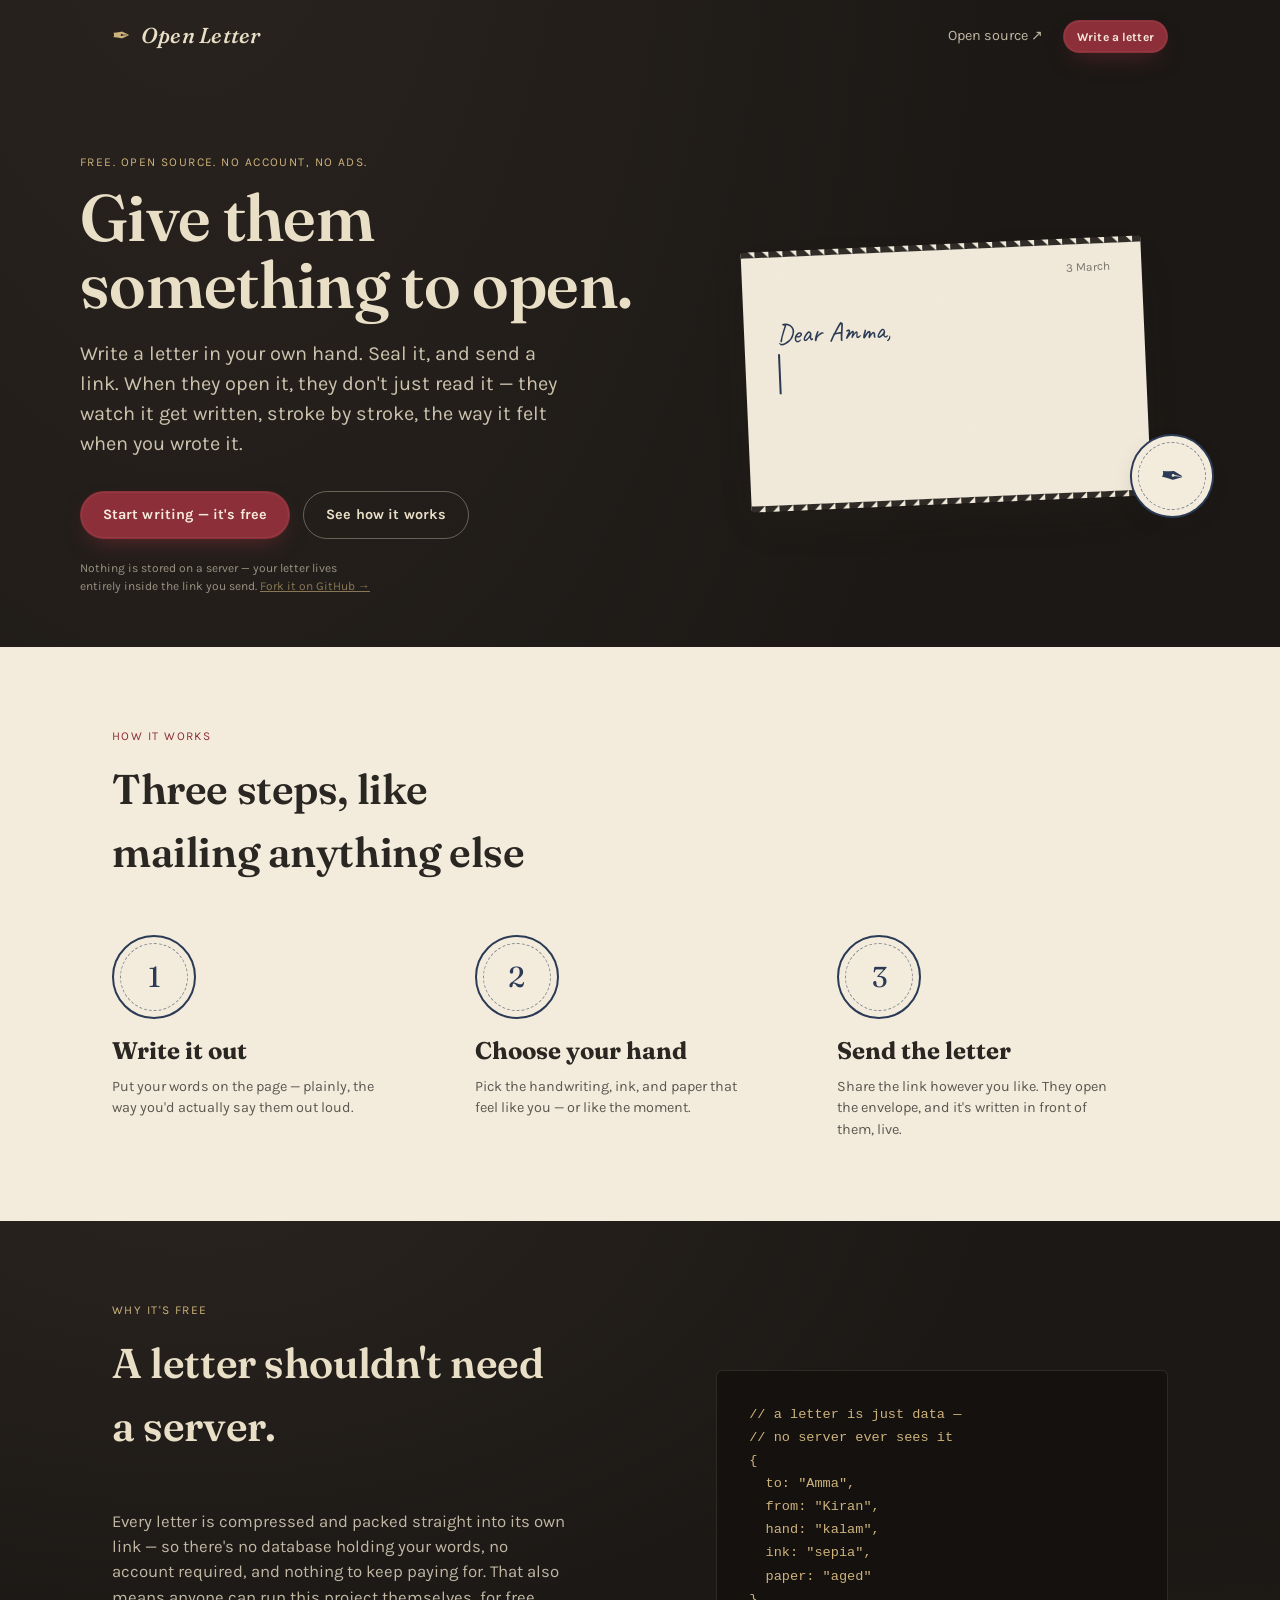
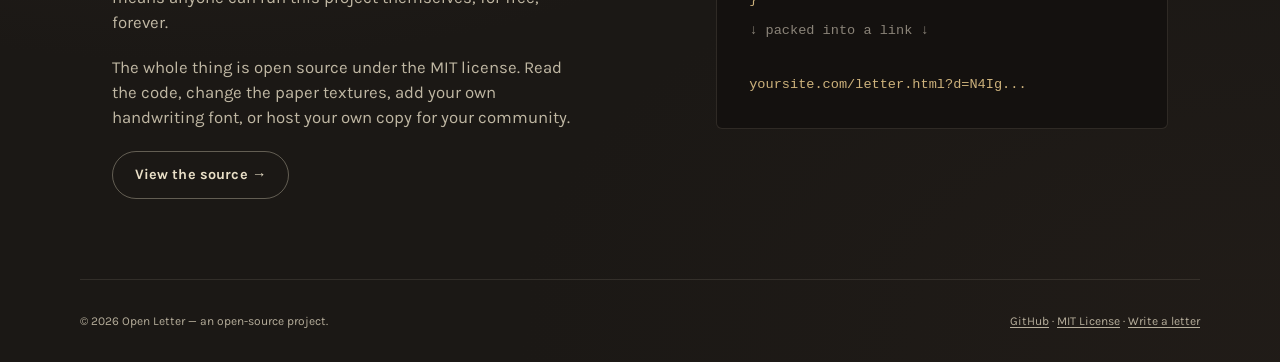
<file: index.html>
<!doctype html>
<html lang="en">
<head>
<meta charset="utf-8">
<meta name="viewport" content="width=device-width, initial-scale=1">
<title>Open Letter — write a real letter, in your own hand</title>
<meta name="description" content="A free, open-source way to write a letter and send it as a link. When they open it, they watch it get written — live, in your handwriting.">
<meta name="theme-color" content="#1b1815">
<link rel="icon" href="data:image/svg+xml,<svg xmlns=%22http://www.w3.org/2000/svg%22 viewBox=%220 0 100 100%22><circle cx=%2250%22 cy=%2250%22 r=%2246%22 fill=%22%238c2f39%22/><text x=%2250%22 y=%2264%22 font-size=%2255%22 text-anchor=%22middle%22 fill=%22%23f6e9dc%22 font-family=%22serif%22>&#9993;</text></svg>">
<link rel="stylesheet" href="assets/css/style.css">
<link rel="stylesheet" href="assets/css/home.css">
<script defer src="https://cdn.vercel-insights.com/v1/script.js"></script>
</head>
<body class="chrome-bg">

<header class="container">
  <nav class="site-nav">
    <a class="brand" href="index.html"><span class="brand-mark">✒</span> Open Letter</a>
    <div class="nav-links">
      <a class="nav-link" href="https://github.com/r0hnx/open-letter" target="_blank" rel="noopener">Open source ↗</a>
      <a class="btn btn-seal btn-sm" href="write.html">Write a letter</a>
    </div>
  </nav>
</header>

<main>
  <!-- ============ HERO ============ -->
  <section class="hero container">
    <div class="hero-copy">
      <p class="eyebrow">Free. Open source. No account, no ads.</p>
      <h1 class="hero-title">Give them<br>something to open.</h1>
      <p class="hero-lead">
        Write a letter in your own hand. Seal it, and send a link. When they
        open it, they don't just read it — they watch it get written,
        stroke by stroke, the way it felt when you wrote it.
      </p>
      <div class="hero-actions">
        <a class="btn btn-seal" href="write.html">Start writing — it's free</a>
        <a class="btn btn-ghost" href="#how">See how it works</a>
      </div>
      <p class="hero-meta">Nothing is stored on a server — your letter lives entirely inside the link you send. <a href="https://github.com/r0hnx/open-letter" target="_blank" rel="noopener">Fork it on GitHub →</a></p>
    </div>

    <div class="hero-demo" aria-hidden="true">
      <div class="paper-card paper--parchment demo-card" style="--rot:-2.5deg">
        <div class="grain"></div>
        <p class="demo-date ink-charcoal">3 March</p>
        <p class="demo-text ink-navy" id="demoText"></p>
      </div>
      <div class="postmark demo-postmark">✒</div>
    </div>
  </section>

  <!-- ============ HOW IT WORKS ============ -->
  <section id="how" class="how-section">
    <div class="container">
      <p class="eyebrow eyebrow--dark">How it works</p>
      <h2 class="section-title">Three steps, like mailing anything else</h2>

      <ol class="steps">
        <li class="step">
          <span class="postmark">1</span>
          <div>
            <h3>Write it out</h3>
            <p>Put your words on the page — plainly, the way you'd actually say them out loud.</p>
          </div>
        </li>
        <li class="step">
          <span class="postmark">2</span>
          <div>
            <h3>Choose your hand</h3>
            <p>Pick the handwriting, ink, and paper that feel like you — or like the moment.</p>
          </div>
        </li>
        <li class="step">
          <span class="postmark">3</span>
          <div>
            <h3>Send the letter</h3>
            <p>Share the link however you like. They open the envelope, and it's written in front of them, live.</p>
          </div>
        </li>
      </ol>
    </div>
  </section>

  <!-- ============ WHY FREE / OPEN SOURCE ============ -->
  <section class="oss-section chrome-bg">
    <div class="container oss-grid">
      <div>
        <p class="eyebrow">Why it's free</p>
        <h2 class="section-title section-title--light">A letter shouldn't need a server.</h2>
        <p class="oss-copy">
          Every letter is compressed and packed straight into its own link —
          so there's no database holding your words, no account required, and
          nothing to keep paying for. That also means anyone can run this
          project themselves, for free, forever.
        </p>
        <p class="oss-copy">
          The whole thing is open source under the MIT license. Read the code,
          change the paper textures, add your own handwriting font, or host
          your own copy for your community.
        </p>
        <a class="btn btn-ghost" href="https://github.com/r0hnx/open-letter" target="_blank" rel="noopener">View the source →</a>
      </div>
      <div class="oss-card">
        <pre class="code-snippet"><code>// a letter is just data —
// no server ever sees it
{
  to: "Amma",
  from: "Kiran",
  hand: "kalam",
  ink: "sepia",
  paper: "aged"
}
<span class="code-arrow">↓ packed into a link ↓</span>
yoursite.com/letter.html?d=N4Ig...</code></pre>
      </div>
    </div>
  </section>
</main>

<footer class="site-footer container">
  <span>© <span id="year"></span> Open Letter — an open-source project.</span>
  <span><a href="https://github.com/r0hnx/open-letter" target="_blank" rel="noopener">GitHub</a> · <a href="LICENSE">MIT License</a> · <a href="write.html">Write a letter</a></span>
</footer>

<script>document.getElementById('year').textContent = new Date().getFullYear();</script>
<script src="assets/js/home.js"></script>
</body>
</html>
</file>
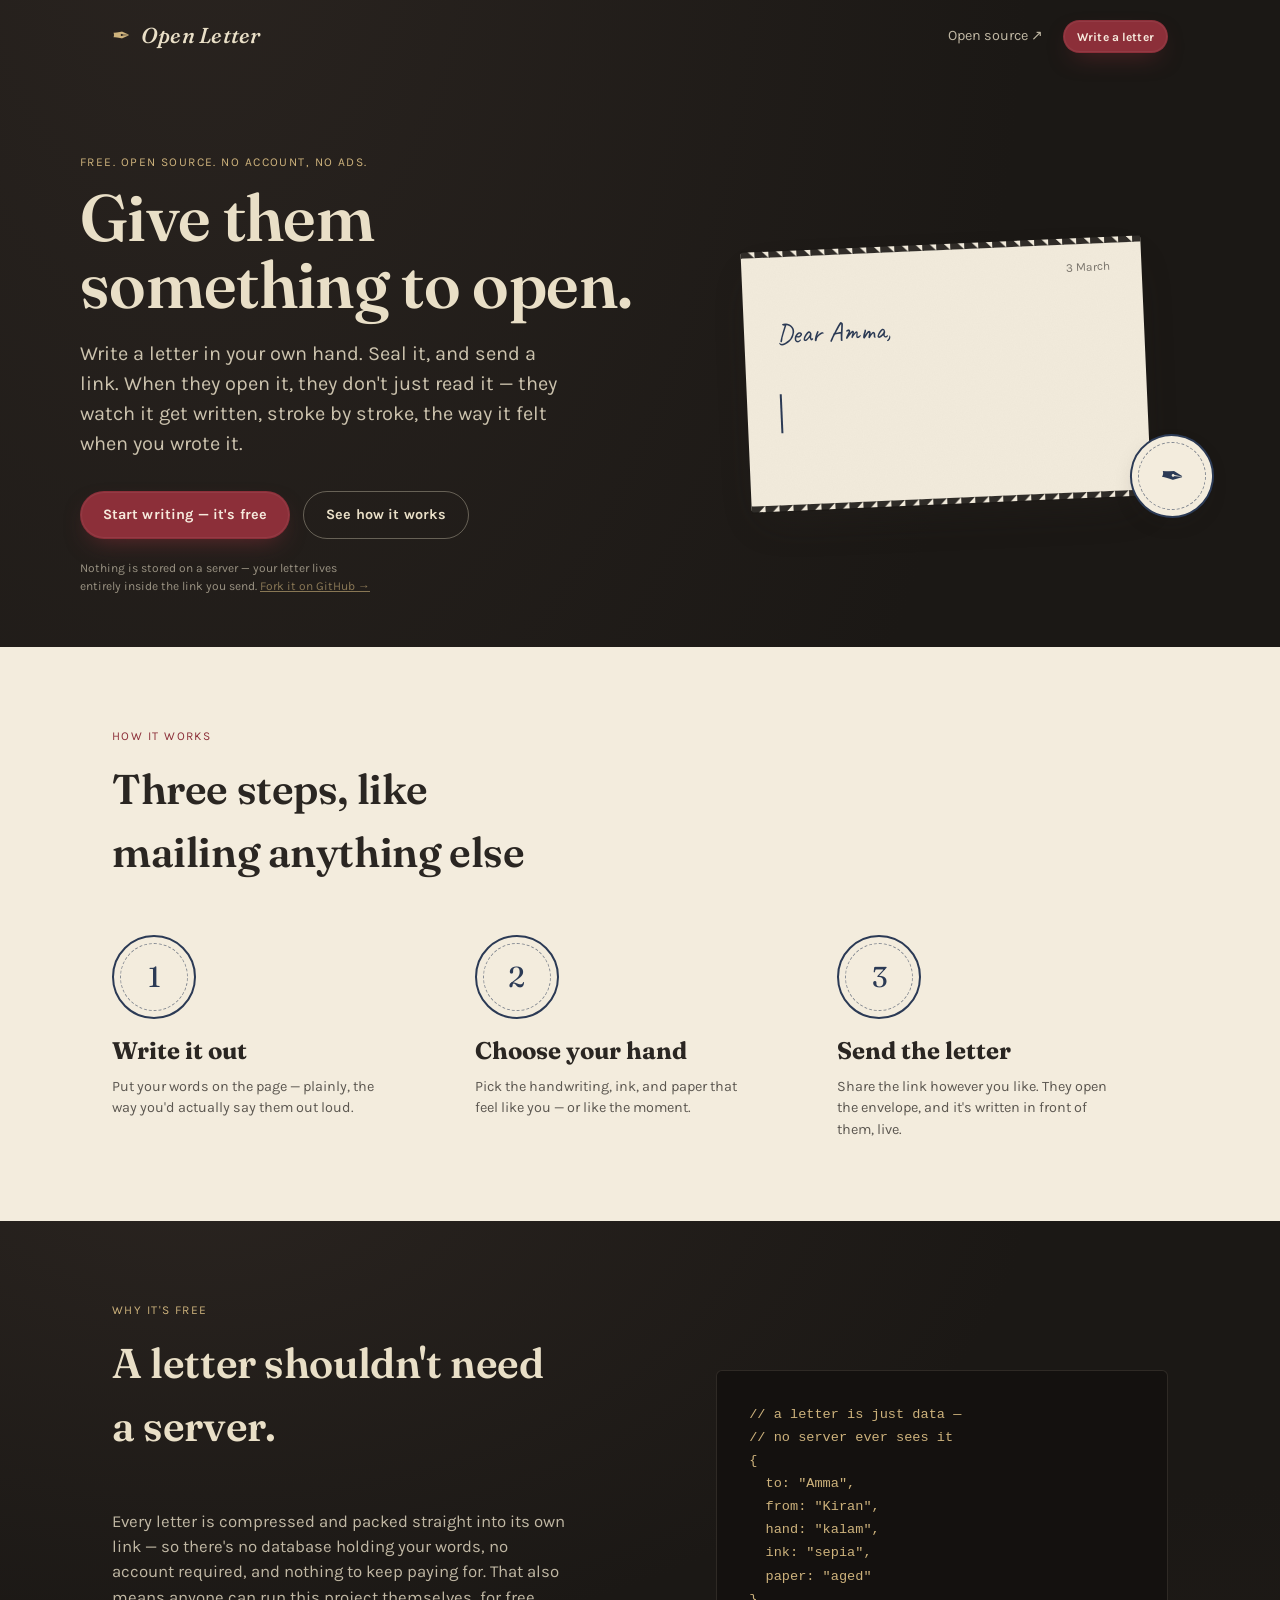
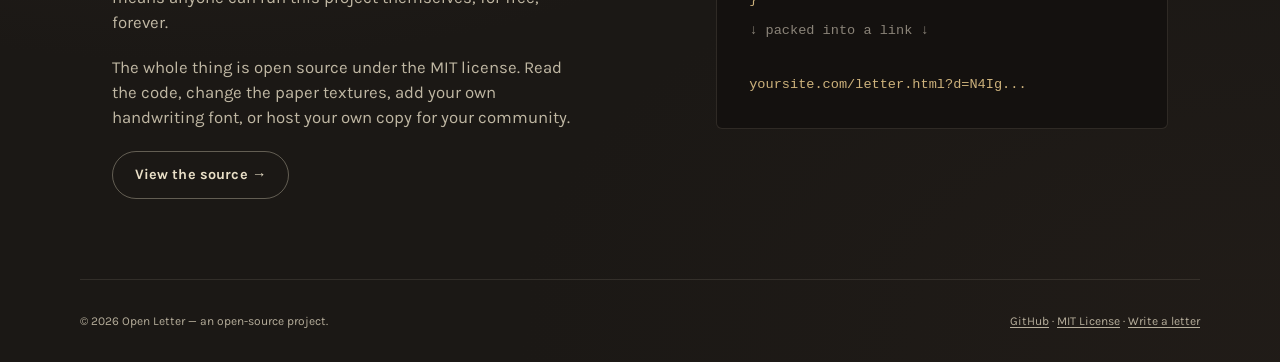
<file: open-letter/index.html>
<!doctype html>
<html lang="en">
<head>
<meta charset="utf-8">
<meta name="viewport" content="width=device-width, initial-scale=1">
<title>Open Letter — write a real letter, in your own hand</title>
<meta name="description" content="A free, open-source way to write a letter and send it as a link. When they open it, they watch it get written — live, in your handwriting.">
<meta name="theme-color" content="#1b1815">
<link rel="icon" href="data:image/svg+xml,<svg xmlns=%22http://www.w3.org/2000/svg%22 viewBox=%220 0 100 100%22><circle cx=%2250%22 cy=%2250%22 r=%2246%22 fill=%22%238c2f39%22/><text x=%2250%22 y=%2264%22 font-size=%2255%22 text-anchor=%22middle%22 fill=%22%23f6e9dc%22 font-family=%22serif%22>&#9993;</text></svg>">
<link rel="stylesheet" href="assets/css/style.css">
<link rel="stylesheet" href="assets/css/home.css">
</head>
<body class="chrome-bg">

<header class="container">
  <nav class="site-nav">
    <a class="brand" href="index.html"><span class="brand-mark">✒</span> Open Letter</a>
    <div class="nav-links">
      <a class="nav-link" href="https://github.com/" target="_blank" rel="noopener">Open source ↗</a>
      <a class="btn btn-seal btn-sm" href="write.html">Write a letter</a>
    </div>
  </nav>
</header>

<main>
  <!-- ============ HERO ============ -->
  <section class="hero container">
    <div class="hero-copy">
      <p class="eyebrow">Free. Open source. No account, no ads.</p>
      <h1 class="hero-title">Give them<br>something to open.</h1>
      <p class="hero-lead">
        Write a letter in your own hand. Seal it, and send a link. When they
        open it, they don't just read it — they watch it get written,
        stroke by stroke, the way it felt when you wrote it.
      </p>
      <div class="hero-actions">
        <a class="btn btn-seal" href="write.html">Start writing — it's free</a>
        <a class="btn btn-ghost" href="#how">See how it works</a>
      </div>
      <p class="hero-meta">Nothing is stored on a server — your letter lives entirely inside the link you send. <a href="https://github.com/" target="_blank" rel="noopener">Fork it on GitHub →</a></p>
    </div>

    <div class="hero-demo" aria-hidden="true">
      <div class="paper-card paper--parchment demo-card" style="--rot:-2.5deg">
        <div class="grain"></div>
        <p class="demo-date ink-charcoal">3 March</p>
        <p class="demo-text ink-navy" id="demoText"></p>
      </div>
      <div class="postmark demo-postmark">✒</div>
    </div>
  </section>

  <!-- ============ HOW IT WORKS ============ -->
  <section id="how" class="how-section">
    <div class="container">
      <p class="eyebrow eyebrow--dark">How it works</p>
      <h2 class="section-title">Three steps, like mailing anything else</h2>

      <ol class="steps">
        <li class="step">
          <span class="postmark">1</span>
          <div>
            <h3>Write it out</h3>
            <p>Put your words on the page — plainly, the way you'd actually say them out loud.</p>
          </div>
        </li>
        <li class="step">
          <span class="postmark">2</span>
          <div>
            <h3>Choose your hand</h3>
            <p>Pick the handwriting, ink, and paper that feel like you — or like the moment.</p>
          </div>
        </li>
        <li class="step">
          <span class="postmark">3</span>
          <div>
            <h3>Send the letter</h3>
            <p>Share the link however you like. They open the envelope, and it's written in front of them, live.</p>
          </div>
        </li>
      </ol>
    </div>
  </section>

  <!-- ============ WHY FREE / OPEN SOURCE ============ -->
  <section class="oss-section chrome-bg">
    <div class="container oss-grid">
      <div>
        <p class="eyebrow">Why it's free</p>
        <h2 class="section-title section-title--light">A letter shouldn't need a server.</h2>
        <p class="oss-copy">
          Every letter is compressed and packed straight into its own link —
          so there's no database holding your words, no account required, and
          nothing to keep paying for. That also means anyone can run this
          project themselves, for free, forever.
        </p>
        <p class="oss-copy">
          The whole thing is open source under the MIT license. Read the code,
          change the paper textures, add your own handwriting font, or host
          your own copy for your community.
        </p>
        <a class="btn btn-ghost" href="https://github.com/" target="_blank" rel="noopener">View the source →</a>
      </div>
      <div class="oss-card">
        <pre class="code-snippet"><code>// a letter is just data —
// no server ever sees it
{
  to: "Amma",
  from: "Kiran",
  hand: "kalam",
  ink: "sepia",
  paper: "aged"
}
<span class="code-arrow">↓ packed into a link ↓</span>
yoursite.com/letter.html?d=N4Ig...</code></pre>
      </div>
    </div>
  </section>
</main>

<footer class="site-footer container">
  <span>© <span id="year"></span> Open Letter — an open-source project.</span>
  <span><a href="https://github.com/" target="_blank" rel="noopener">GitHub</a> · <a href="LICENSE">MIT License</a> · <a href="write.html">Write a letter</a></span>
</footer>

<script>document.getElementById('year').textContent = new Date().getFullYear();</script>
<script src="assets/js/home.js"></script>
</body>
</html>
</file>
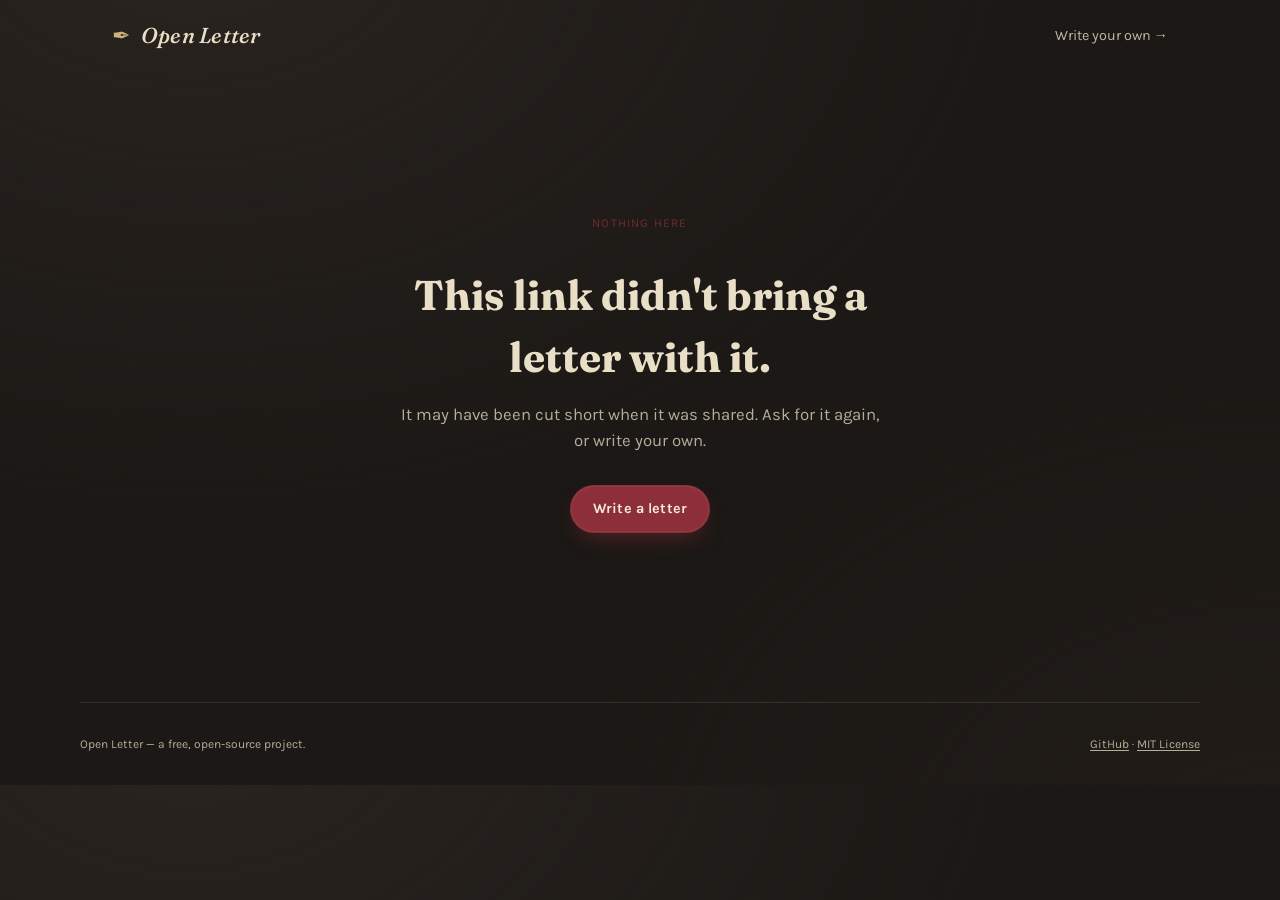
<file: letter.html>
<!doctype html>
<html lang="en">
<head>
<meta charset="utf-8">
<meta name="viewport" content="width=device-width, initial-scale=1">
<title>You've got a letter — Open Letter</title>
<meta name="description" content="Someone wrote you a letter. Open the envelope to read it.">
<meta name="theme-color" content="#1b1815">
<link rel="stylesheet" href="assets/css/style.css">
<link rel="stylesheet" href="assets/css/letter.css">
<script defer src="https://cdn.vercel-insights.com/v1/script.js"></script>
</head>
<body class="chrome-bg letter-body-page">

<header class="container">
  <nav class="site-nav">
    <a class="brand" href="index.html"><span class="brand-mark">✒</span> Open Letter</a>
    <div class="nav-links">
      <a class="nav-link" href="write.html">Write your own →</a>
    </div>
  </nav>
</header>

<main class="container letter-stage">

  <section id="envelopeStage" class="envelope-wrap" hidden>
    <div class="envelope" id="envelope">
      <div class="envelope-pocket"></div>
      <p class="envelope-address" id="envelopeAddress"></p>
      <div class="envelope-flap" id="envelopeFlap"></div>
      <button class="seal-btn" id="sealBtn" aria-label="Break the seal to read your letter">✒</button>
    </div>
    <p class="tap-hint">Tap the seal to open it</p>
  </section>

  <div class="light-flash" id="lightFlash" aria-hidden="true"></div>

  <section id="paperStage" class="paper-stage" hidden>
    <div class="paper-card paper--parchment" id="letterPaper">
      <div class="grain"></div>
      <p class="letter-motif" id="letterMotif" aria-hidden="true"></p>
      <p class="letter-date" id="letterDate"></p>
      <div class="letter-photo-wrap" id="letterPhotoWrap" hidden>
        <img id="letterPhoto" alt="A photo attached to the letter">
      </div>
      <p class="letter-body" id="letterBody"></p>
      <span class="pen-cursor" id="penCursor" aria-hidden="true"></span>
      <p class="letter-signature" id="letterSignature"></p>
    </div>
    <div class="letter-actions">
      <button class="btn btn-quiet btn-sm" id="skipBtn">Skip the writing</button>
      <a class="btn btn-ghost btn-sm" href="write.html">Write your own letter back →</a>
    </div>
  </section>

  <section id="emptyState" class="empty-state" hidden>
    <p class="empty-eyebrow">Nothing here</p>
    <h1>This link didn't bring a letter with it.</h1>
    <p>It may have been cut short when it was shared. Ask for it again, or write your own.</p>
    <a class="btn btn-seal" href="write.html">Write a letter</a>
  </section>

</main>

<footer class="site-footer container">
  <span>Open Letter — a free, open-source project.</span>
  <span><a href="https://github.com/r0hnx/open-letter" target="_blank" rel="noopener">GitHub</a> · <a href="LICENSE">MIT License</a></span>
</footer>

<script src="assets/js/lz-string.min.js"></script>
<script src="assets/js/codec.js"></script>
<script src="assets/js/themes.js"></script>
<script src="assets/js/sound.js"></script>
<script src="assets/js/letter.js"></script>
</body>
</html>
</file>
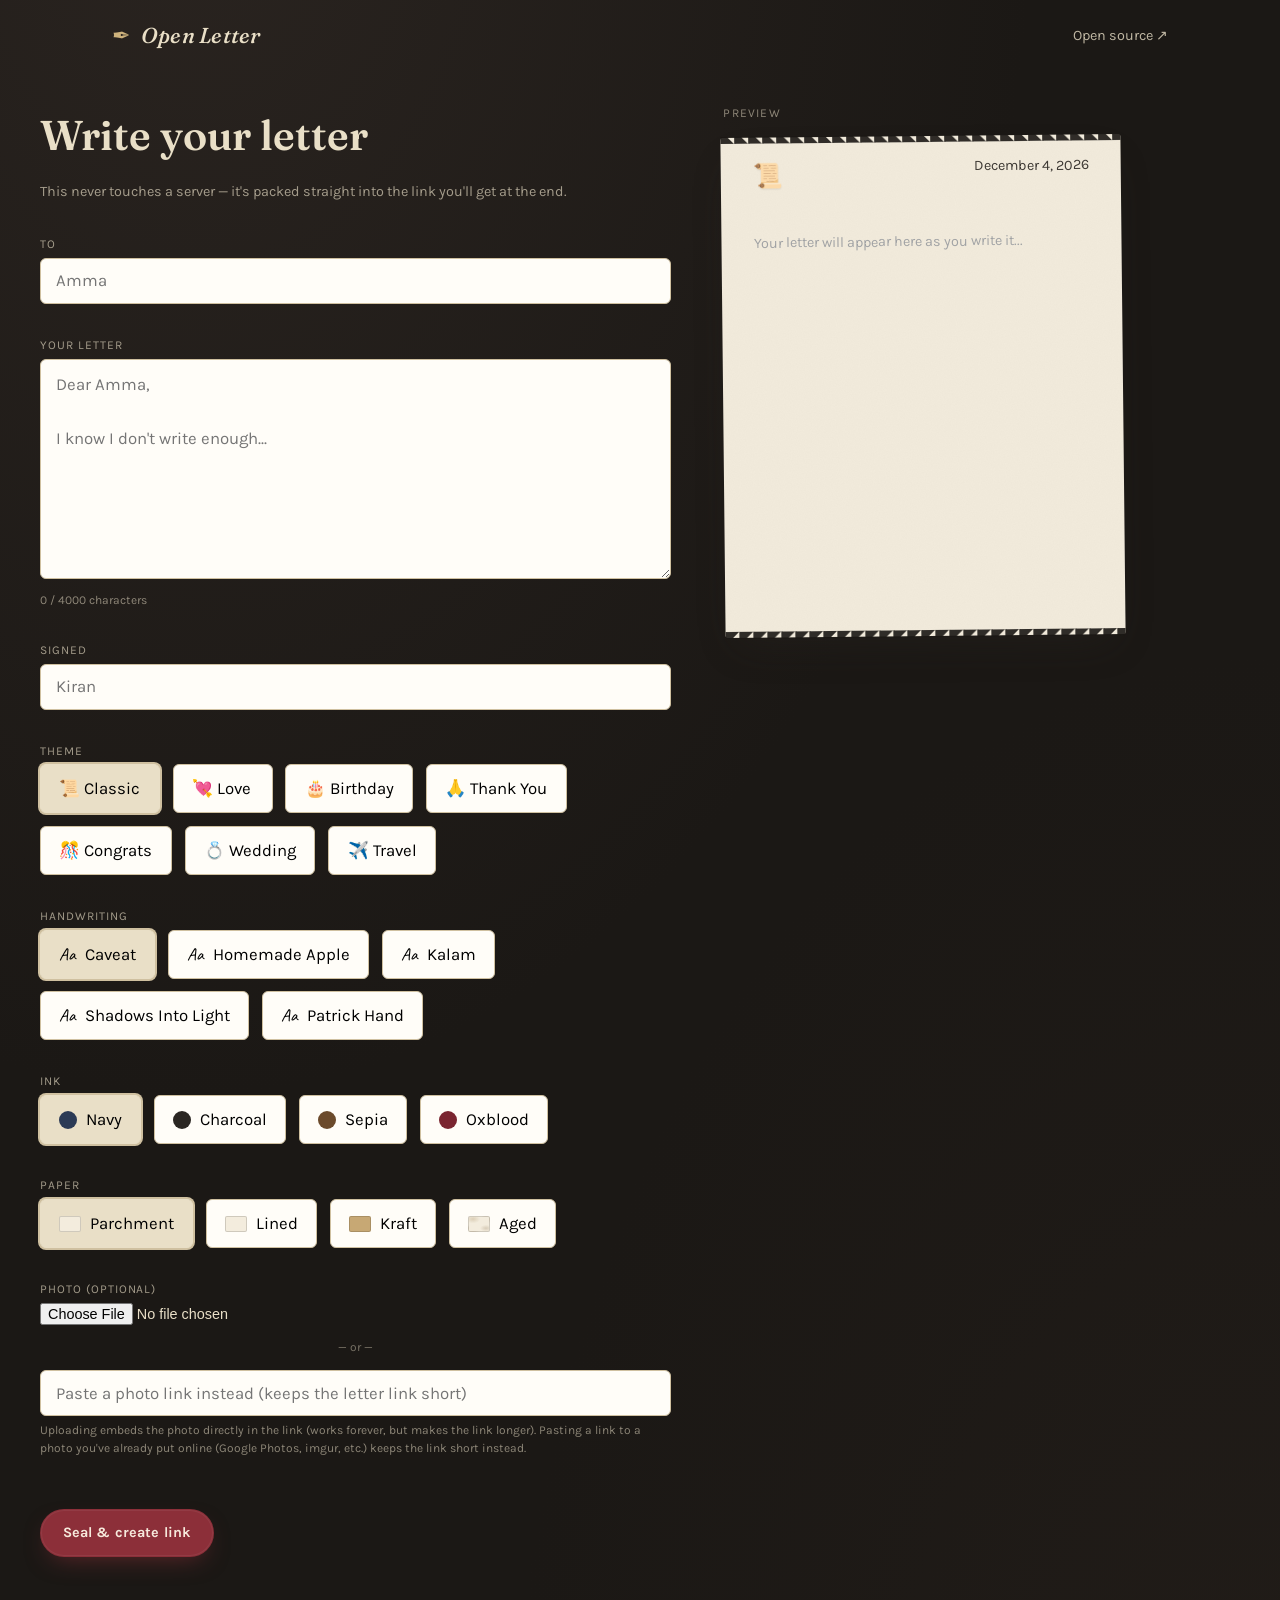
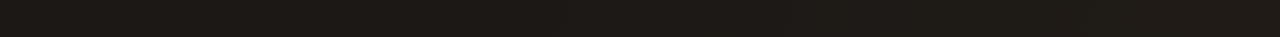
<file: write.html>
<!doctype html>
<html lang="en">
<head>
<meta charset="utf-8">
<meta name="viewport" content="width=device-width, initial-scale=1">
<title>Write a letter — Open Letter</title>
<meta name="description" content="Write your letter, choose your handwriting, ink, and paper, then get a link to send.">
<meta name="theme-color" content="#1b1815">
<link rel="stylesheet" href="assets/css/style.css">
<link rel="stylesheet" href="assets/css/write.css">
<script defer src="https://cdn.vercel-insights.com/v1/script.js"></script>
</head>
<body class="chrome-bg">

<header class="container">
  <nav class="site-nav">
    <a class="brand" href="index.html"><span class="brand-mark">✒</span> Open Letter</a>
    <div class="nav-links">
      <a class="nav-link" href="https://github.com/r0hnx/open-letter" target="_blank" rel="noopener">Open source ↗</a>
    </div>
  </nav>
</header>

<main class="container composer-layout">
  <section class="composer-form">
    <h1 class="composer-title">Write your letter</h1>
    <p class="composer-sub">This never touches a server — it's packed straight into the link you'll get at the end.</p>

    <div class="field">
      <label for="toName">To</label>
      <input type="text" id="toName" placeholder="Amma" maxlength="60" autocomplete="off">
    </div>

    <div class="field">
      <label for="body">Your letter</label>
      <textarea id="body" placeholder="Dear Amma,

I know I don't write enough..." maxlength="4000"></textarea>
      <p class="field-hint" id="lengthHint">0 characters</p>
    </div>

    <div class="field">
      <label for="fromName">Signed</label>
      <input type="text" id="fromName" placeholder="Kiran" maxlength="60" autocomplete="off">
    </div>

    <div class="field">
      <label id="themeLabel">Theme</label>
      <div class="swatch-row" role="group" aria-labelledby="themeLabel" id="themeRow"></div>
    </div>

    <div class="field">
      <label id="handLabel">Handwriting</label>
      <div class="swatch-row" role="group" aria-labelledby="handLabel" id="handRow"></div>
    </div>

    <div class="field">
      <label id="inkLabel">Ink</label>
      <div class="swatch-row" role="group" aria-labelledby="inkLabel" id="inkRow"></div>
    </div>

    <div class="field">
      <label id="paperLabel">Paper</label>
      <div class="swatch-row" role="group" aria-labelledby="paperLabel" id="paperRow"></div>
    </div>

    <div class="field">
      <label for="photoInput">Photo (optional)</label>
      <div class="photo-field">
        <input type="file" id="photoInput" accept="image/*">
        <p class="field-or">— or —</p>
        <input type="text" id="photoUrlInput" placeholder="Paste a photo link instead (keeps the letter link short)">
        <div class="photo-preview" id="photoPreview" hidden>
          <img id="photoPreviewImg" alt="Attached photo preview">
          <button type="button" class="btn btn-quiet btn-sm" id="removePhotoBtn">Remove</button>
        </div>
      </div>
      <p class="field-hint">Uploading embeds the photo directly in the link (works forever, but makes the link longer). Pasting a link to a photo you've already put online (Google Photos, imgur, etc.) keeps the link short instead.</p>
    </div>

    <div class="actions">
      <button class="btn btn-seal" id="generateBtn">Seal &amp; create link</button>
    </div>
  </section>

  <aside class="composer-preview">
    <p class="preview-label">Preview</p>
    <div class="paper-card paper--parchment" id="previewCard">
      <div class="grain"></div>
      <p class="preview-motif" id="previewMotif"></p>
      <p class="preview-date" id="previewDate"></p>
      <div class="preview-photo-wrap" id="previewPhotoWrap" hidden>
        <img id="previewPhoto" alt="">
      </div>
      <p class="preview-body" id="previewBody"></p>
      <p class="preview-signature" id="previewSignature"></p>
    </div>
  </aside>
</main>

<div class="modal-overlay" id="resultOverlay" hidden>
  <div class="modal-card chrome-bg" role="dialog" aria-modal="true" aria-labelledby="resultTitle">
    <h2 id="resultTitle">Sealed and ready</h2>
    <p class="modal-copy">Copy this link and send it however you like — message, email, anything. Anyone who opens it will watch your letter get written.</p>

    <div class="link-row">
      <input type="text" id="shareLink" readonly aria-label="Shareable letter link">
      <button class="btn btn-ink btn-sm" id="copyLinkBtn">Copy</button>
    </div>
    <p class="length-warning" id="lengthWarning" hidden>This link is on the longer side — some SMS apps may cut it off. WhatsApp, email, or copy-paste will work best.</p>

    <div class="share-row">
      <a class="btn btn-quiet btn-sm" id="whatsappShare" href="#" target="_blank" rel="noopener">Share on WhatsApp</a>
      <a class="btn btn-quiet btn-sm" id="emailShare" href="#">Share by email</a>
      <button class="btn btn-quiet btn-sm" id="webShareBtn" hidden>Share…</button>
    </div>

    <div class="modal-actions">
      <a class="btn btn-ghost" id="previewLetterLink" href="#" target="_blank" rel="noopener">Preview as recipient →</a>
      <button class="btn btn-quiet" id="writeAnotherBtn">Write another</button>
    </div>
  </div>
</div>

<script src="assets/js/lz-string.min.js"></script>
<script src="assets/js/codec.js"></script>
<script src="assets/js/themes.js"></script>
<script src="assets/js/sound.js"></script>
<script src="assets/js/write.js"></script>
</body>
</html>
</file>
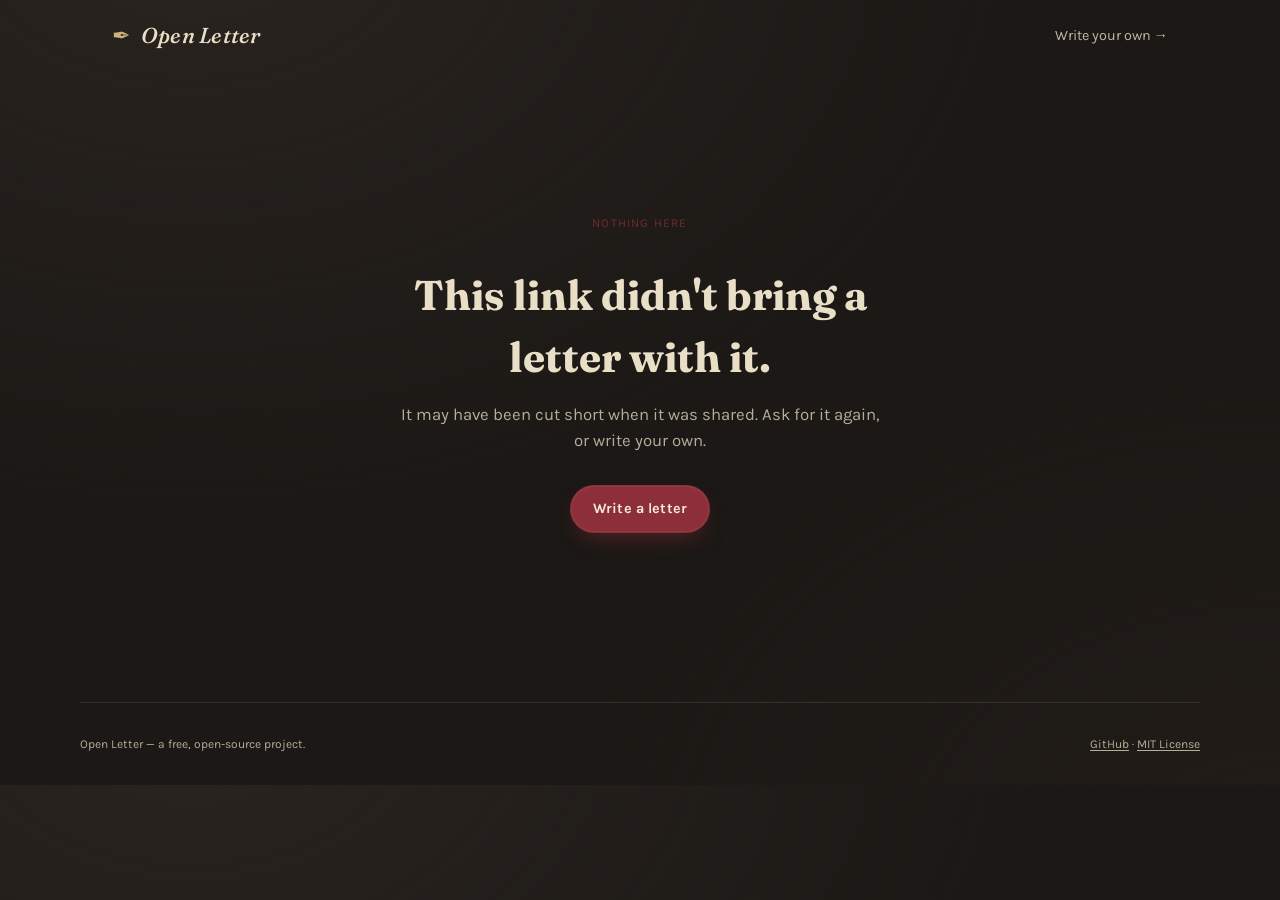
<file: open-letter/letter.html>
<!doctype html>
<html lang="en">
<head>
<meta charset="utf-8">
<meta name="viewport" content="width=device-width, initial-scale=1">
<title>You've got a letter — Open Letter</title>
<meta name="description" content="Someone wrote you a letter. Open the envelope to read it.">
<meta name="theme-color" content="#1b1815">
<link rel="stylesheet" href="assets/css/style.css">
<link rel="stylesheet" href="assets/css/letter.css">
</head>
<body class="chrome-bg letter-body-page">

<header class="container">
  <nav class="site-nav">
    <a class="brand" href="index.html"><span class="brand-mark">✒</span> Open Letter</a>
    <div class="nav-links">
      <a class="nav-link" href="write.html">Write your own →</a>
    </div>
  </nav>
</header>

<main class="container letter-stage">

  <section id="envelopeStage" class="envelope-wrap" hidden>
    <div class="envelope" id="envelope">
      <div class="envelope-pocket"></div>
      <p class="envelope-address" id="envelopeAddress"></p>
      <div class="envelope-flap" id="envelopeFlap"></div>
      <button class="seal-btn" id="sealBtn" aria-label="Break the seal to read your letter">✒</button>
    </div>
    <p class="tap-hint">Tap the seal to open it</p>
  </section>

  <section id="paperStage" class="paper-stage" hidden>
    <div class="paper-card paper--parchment" id="letterPaper">
      <div class="grain"></div>
      <p class="letter-date" id="letterDate"></p>
      <div class="letter-photo-wrap" id="letterPhotoWrap" hidden>
        <img id="letterPhoto" alt="A photo attached to the letter">
      </div>
      <p class="letter-body" id="letterBody"></p>
      <span class="pen-cursor" id="penCursor" aria-hidden="true"></span>
      <p class="letter-signature" id="letterSignature"></p>
    </div>
    <div class="letter-actions">
      <button class="btn btn-quiet btn-sm" id="skipBtn">Skip the writing</button>
      <a class="btn btn-ghost btn-sm" href="write.html">Write your own letter back →</a>
    </div>
  </section>

  <section id="emptyState" class="empty-state" hidden>
    <p class="empty-eyebrow">Nothing here</p>
    <h1>This link didn't bring a letter with it.</h1>
    <p>It may have been cut short when it was shared. Ask for it again, or write your own.</p>
    <a class="btn btn-seal" href="write.html">Write a letter</a>
  </section>

</main>

<footer class="site-footer container">
  <span>Open Letter — a free, open-source project.</span>
  <span><a href="https://github.com/" target="_blank" rel="noopener">GitHub</a> · <a href="LICENSE">MIT License</a></span>
</footer>

<script src="assets/js/lz-string.min.js"></script>
<script src="assets/js/codec.js"></script>
<script src="assets/js/letter.js"></script>
</body>
</html>
</file>
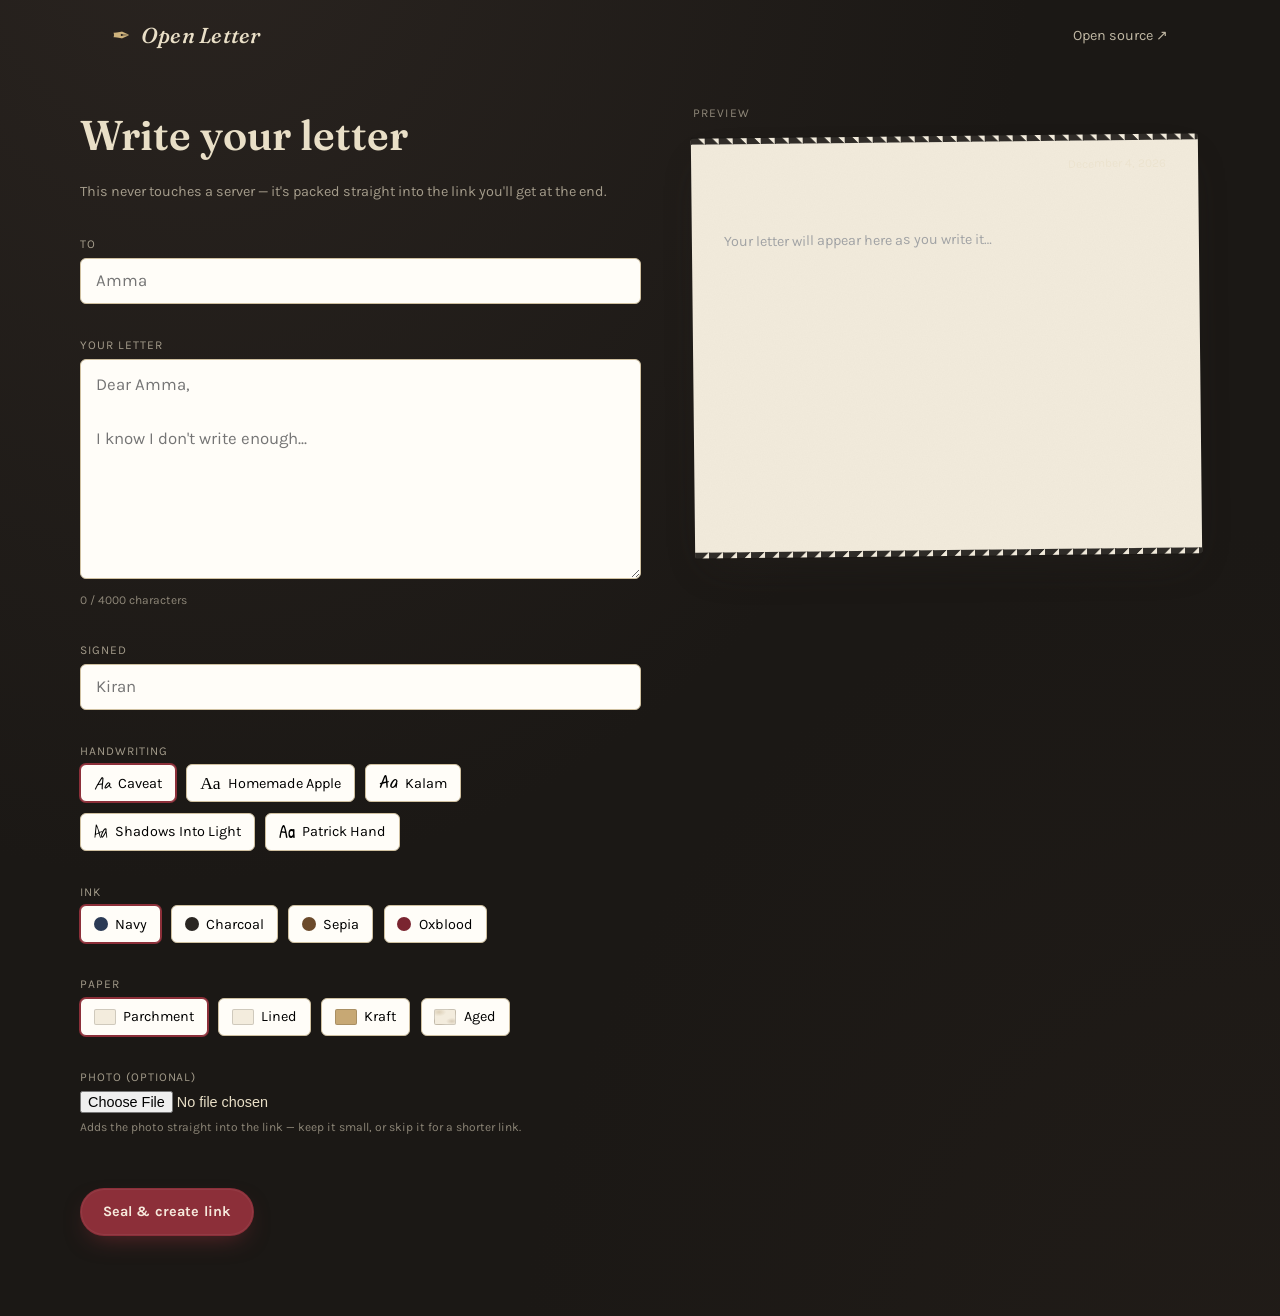
<file: open-letter/write.html>
<!doctype html>
<html lang="en">
<head>
<meta charset="utf-8">
<meta name="viewport" content="width=device-width, initial-scale=1">
<title>Write a letter — Open Letter</title>
<meta name="description" content="Write your letter, choose your handwriting, ink, and paper, then get a link to send.">
<meta name="theme-color" content="#1b1815">
<link rel="stylesheet" href="assets/css/style.css">
<link rel="stylesheet" href="assets/css/write.css">
</head>
<body class="chrome-bg">

<header class="container">
  <nav class="site-nav">
    <a class="brand" href="index.html"><span class="brand-mark">✒</span> Open Letter</a>
    <div class="nav-links">
      <a class="nav-link" href="https://github.com/" target="_blank" rel="noopener">Open source ↗</a>
    </div>
  </nav>
</header>

<main class="container composer-layout">
  <section class="composer-form">
    <h1 class="composer-title">Write your letter</h1>
    <p class="composer-sub">This never touches a server — it's packed straight into the link you'll get at the end.</p>

    <div class="field">
      <label for="toName">To</label>
      <input type="text" id="toName" placeholder="Amma" maxlength="60" autocomplete="off">
    </div>

    <div class="field">
      <label for="body">Your letter</label>
      <textarea id="body" placeholder="Dear Amma,

I know I don't write enough..." maxlength="4000"></textarea>
      <p class="field-hint" id="lengthHint">0 characters</p>
    </div>

    <div class="field">
      <label for="fromName">Signed</label>
      <input type="text" id="fromName" placeholder="Kiran" maxlength="60" autocomplete="off">
    </div>

    <div class="field">
      <label id="handLabel">Handwriting</label>
      <div class="swatch-row" role="group" aria-labelledby="handLabel" id="handRow"></div>
    </div>

    <div class="field">
      <label id="inkLabel">Ink</label>
      <div class="swatch-row" role="group" aria-labelledby="inkLabel" id="inkRow"></div>
    </div>

    <div class="field">
      <label id="paperLabel">Paper</label>
      <div class="swatch-row" role="group" aria-labelledby="paperLabel" id="paperRow"></div>
    </div>

    <div class="field">
      <label for="photoInput">Photo (optional)</label>
      <div class="photo-field">
        <input type="file" id="photoInput" accept="image/*">
        <div class="photo-preview" id="photoPreview" hidden>
          <img id="photoPreviewImg" alt="Attached photo preview">
          <button type="button" class="btn btn-quiet btn-sm" id="removePhotoBtn">Remove</button>
        </div>
      </div>
      <p class="field-hint">Adds the photo straight into the link — keep it small, or skip it for a shorter link.</p>
    </div>

    <div class="actions">
      <button class="btn btn-seal" id="generateBtn">Seal &amp; create link</button>
    </div>
  </section>

  <aside class="composer-preview">
    <p class="preview-label">Preview</p>
    <div class="paper-card paper--parchment" id="previewCard">
      <div class="grain"></div>
      <p class="preview-date" id="previewDate"></p>
      <div class="preview-photo-wrap" id="previewPhotoWrap" hidden>
        <img id="previewPhoto" alt="">
      </div>
      <p class="preview-body" id="previewBody"></p>
      <p class="preview-signature" id="previewSignature"></p>
    </div>
  </aside>
</main>

<div class="modal-overlay" id="resultOverlay" hidden>
  <div class="modal-card chrome-bg" role="dialog" aria-modal="true" aria-labelledby="resultTitle">
    <h2 id="resultTitle">Sealed and ready</h2>
    <p class="modal-copy">Copy this link and send it however you like — message, email, anything. Anyone who opens it will watch your letter get written.</p>

    <div class="link-row">
      <input type="text" id="shareLink" readonly aria-label="Shareable letter link">
      <button class="btn btn-ink btn-sm" id="copyLinkBtn">Copy</button>
    </div>
    <p class="length-warning" id="lengthWarning" hidden>This link is on the longer side — some SMS apps may cut it off. WhatsApp, email, or copy-paste will work best.</p>

    <div class="share-row">
      <a class="btn btn-quiet btn-sm" id="whatsappShare" href="#" target="_blank" rel="noopener">Share on WhatsApp</a>
      <a class="btn btn-quiet btn-sm" id="emailShare" href="#">Share by email</a>
      <button class="btn btn-quiet btn-sm" id="webShareBtn" hidden>Share…</button>
    </div>

    <div class="modal-actions">
      <a class="btn btn-ghost" id="previewLetterLink" href="#" target="_blank" rel="noopener">Preview as recipient →</a>
      <button class="btn btn-quiet" id="writeAnotherBtn">Write another</button>
    </div>
  </div>
</div>

<script src="assets/js/lz-string.min.js"></script>
<script src="assets/js/codec.js"></script>
<script src="assets/js/write.js"></script>
</body>
</html>
</file>
<file: assets/css/style.css>
@import url('tokens.css');
@import url('https://fonts.googleapis.com/css2?family=Fraunces:ital,opsz,wght@0,9..144,400;0,9..144,500;0,9..144,600;1,9..144,500&family=Karla:ital,wght@0,400;0,500;0,700;1,400&family=Caveat:wght@500;700&family=Homemade+Apple&family=Kalam:wght@400;700&family=Shadows+Into+Light&family=Patrick+Hand&display=swap');

/* ---------- reset ---------- */
*, *::before, *::after { box-sizing: border-box; }
html { -webkit-text-size-adjust: 100%; scroll-behavior: smooth; }
body {
  margin: 0;
  font-family: var(--font-ui);
  font-size: var(--step-body);
  color: var(--ink-charcoal);
  background: var(--chrome-bg, #1b1815);
  line-height: 1.5;
}
img { max-width: 100%; display: block; }
/* the [hidden] attribute must always win, even over components that
   set their own `display` (buttons, flex rows, etc.) */
[hidden] { display: none !important; }
a { color: inherit; }
button { font: inherit; }
h1, h2, h3, p { margin: 0; }
:focus-visible {
  outline: 2px solid var(--brass-light);
  outline-offset: 3px;
}
@media (prefers-reduced-motion: reduce) {
  *, *::before, *::after { animation-duration: 0.001ms !important; animation-iteration-count: 1 !important; transition-duration: 0.001ms !important; scroll-behavior: auto !important; }
}

/* ---------- noise grain (inline SVG, no external asset) ---------- */
.grain {
  position: absolute; inset: 0; pointer-events: none;
  opacity: 0.35; mix-blend-mode: multiply;
  background-image: url("data:image/svg+xml;utf8,<svg xmlns='http://www.w3.org/2000/svg' width='120' height='120'><filter id='n'><feTurbulence type='fractalNoise' baseFrequency='0.85' numOctaves='2' stitchTiles='stitch'/><feColorMatrix type='matrix' values='0 0 0 0 0  0 0 0 0 0  0 0 0 0 0  0 0 0 0.05 0'/></filter><rect width='100%25' height='100%25' filter='url(%23n)'/></svg>");
}

/* ---------- layout shell ---------- */
.chrome-bg {
  background:
    radial-gradient(120% 140% at 15% -10%, #2a2420 0%, transparent 55%),
    radial-gradient(120% 140% at 100% 110%, #211c18 0%, transparent 50%),
    var(--chrome-bg, #1b1815);
  color: var(--chrome-fg, #e9dfc7);
}
.container { max-width: 1120px; margin: 0 auto; padding: 0 var(--space-5); }
@media (max-width: 640px) { .container { padding: 0 var(--space-4); } }

/* ---------- nav ---------- */
.site-nav {
  display: flex; align-items: center; justify-content: space-between;
  padding: var(--space-4) 0;
}
.brand {
  font-family: var(--font-display); font-style: italic; font-weight: 500;
  font-size: 1.35rem; letter-spacing: 0.01em; text-decoration: none;
  color: var(--chrome-fg, #e9dfc7);
  display: flex; align-items: center; gap: 0.5em;
}
.brand-mark { font-style: normal; color: var(--brass-light); }
.nav-links { display: flex; align-items: center; gap: var(--space-4); }
.nav-link {
  font-size: var(--step-small); text-decoration: none;
  color: var(--chrome-fg, #e9dfc7); opacity: 0.8;
  border-bottom: 1px solid transparent;
  white-space: nowrap;
}
.nav-link:hover { opacity: 1; border-color: currentColor; }

@media (max-width: 480px) {
  .brand { font-size: 1.15rem; }
  .nav-links { gap: var(--space-3); }
  .nav-link { display: none; }
}

/* ---------- buttons ---------- */
.btn {
  display: inline-flex; align-items: center; justify-content: center; gap: 0.5em;
  font-family: var(--font-ui); font-weight: 700; font-size: var(--step-small);
  letter-spacing: 0.01em; text-decoration: none; cursor: pointer;
  padding: 0.85em 1.5em; border-radius: 999px; border: 1px solid transparent;
  transition: transform 0.15s var(--ease-pen), box-shadow 0.15s ease, background 0.15s ease;
}
.btn:active { transform: translateY(1px) scale(0.99); }
.btn-seal {
  background: var(--accent); color: #f6e9dc;
  box-shadow: 0 10px 24px -10px rgba(140,47,57,0.65), inset 0 0 0 1px rgba(255,255,255,0.06);
}
.btn-seal:hover { background: var(--accent-dark); box-shadow: 0 14px 28px -10px rgba(140,47,57,0.75); }
.btn-ghost {
  background: transparent; color: var(--chrome-fg, #e9dfc7);
  border-color: rgba(233,223,199,0.35);
}
.btn-ghost:hover { border-color: rgba(233,223,199,0.7); }
.btn-ink {
  background: var(--ink-navy); color: #f3ecdd;
}
.btn-ink:hover { background: #22304a; }
.btn-quiet {
  background: var(--paper-deep); color: var(--ink-charcoal);
  border-color: var(--paper-shadow);
}
.btn-quiet:hover { background: var(--paper-shadow); }
.btn[disabled] { opacity: 0.5; cursor: not-allowed; }
.btn-sm { padding: 0.55em 1.1em; font-size: var(--step-caption); }

/* ---------- paper card (the signature object) ---------- */
.paper-card {
  position: relative;
  background: var(--paper);
  border-radius: 2px;
  padding: var(--space-6) var(--space-5);
  box-shadow: var(--shadow-lift);
}
.paper-card::before,
.paper-card::after {
  content: ""; position: absolute; left: 0; right: 0; height: 10px;
  background-image: linear-gradient(135deg, var(--chrome-bg, #1b1815) 50%, transparent 50%),
                     linear-gradient(45deg, var(--chrome-bg, #1b1815) 50%, transparent 50%);
  background-size: 14px 14px; background-repeat: repeat-x;
  opacity: 0.9;
}
.paper-card::before { top: -1px; background-position: 0 -7px; }
.paper-card::after { bottom: -1px; transform: scaleY(-1); background-position: 0 -7px; }
.on-parchment .paper-card::before,
.on-parchment .paper-card::after { display: none; } /* torn edge only reads against a differing bg */

.paper--parchment { background: var(--paper); }
.paper--lined {
  background:
    repeating-linear-gradient(var(--paper) 0 32px, var(--paper-line) 32px 33px),
    var(--paper);
  background-position: 0 var(--space-6);
}
.paper--kraft {
  background: #c7a874;
  color: #3a2c17;
}
.paper--kraft .ink-navy, .paper--kraft .ink-charcoal { color: #3a2c17; }
.paper--aged {
  background:
    radial-gradient(60% 50% at 20% 15%, rgba(150,120,70,0.25), transparent 60%),
    radial-gradient(50% 40% at 85% 80%, rgba(120,90,50,0.22), transparent 60%),
    var(--paper);
}

/* ---------- postmark badges (used for the 3-step process) ---------- */
.postmark {
  width: 84px; height: 84px; border-radius: 50%;
  border: 2px solid var(--ink-navy); position: relative;
  display: flex; align-items: center; justify-content: center;
  font-family: var(--font-display); font-size: 1.8rem; color: var(--ink-navy);
  flex: none;
}
.postmark::before {
  content: ""; position: absolute; inset: 6px; border-radius: 50%;
  border: 1px dashed var(--ink-navy); opacity: 0.55;
}

/* ---------- handwriting fonts (applied to actual letter content only) ---------- */
.hand-caveat { font-family: var(--font-hand-caveat); }
.hand-apple { font-family: var(--font-hand-apple); }
.hand-kalam { font-family: var(--font-hand-kalam); }
.hand-shadows { font-family: var(--font-hand-shadows); }
.hand-patrick { font-family: var(--font-hand-patrick); }

/* ---------- ink color swatches ---------- */
.ink-navy { color: var(--ink-navy); }
.ink-charcoal { color: var(--ink-charcoal); }
.ink-sepia { color: var(--ink-sepia); }
.ink-oxblood { color: var(--ink-oxblood); }

/* ---------- forms ---------- */
label { display: block; font-size: var(--step-caption); text-transform: uppercase; letter-spacing: 0.08em; color: var(--chrome-fg, #e9dfc7); opacity: 0.65; margin-bottom: 0.4em; }
input[type="text"], textarea {
  width: 100%; font-family: var(--font-ui); font-size: var(--step-body);
  color: var(--ink-charcoal); background: var(--surface-0);
  border: 1px solid var(--paper-shadow); border-radius: var(--radius-md);
  padding: 0.75em 0.9em;
}
textarea { resize: vertical; min-height: 220px; line-height: 1.6; }
input[type="text"]:focus, textarea:focus { border-color: var(--ink-navy); }

@media (max-width: 600px) {
  input[type="text"], textarea { font-size: var(--step-small); padding: 0.65em 0.8em; }
  textarea { min-height: 180px; }
}

.swatch-row { display: flex; flex-wrap: wrap; gap: 0.75em; }
.swatch {
  border: 1.5px solid var(--paper-shadow); background: var(--surface-0);
  border-radius: var(--radius-md); padding: 0.65em 1.1em; cursor: pointer;
  font-size: var(--step-body); display: flex; align-items: center; gap: 0.5em;
  transition: all 0.2s ease;
  min-width: 100px;
}
.swatch:hover { transform: translateY(-2px); box-shadow: 0 4px 12px rgba(42,38,34,0.15); }
.swatch[aria-pressed="true"] { border-color: var(--paper-deep); box-shadow: 0 0 0 2px var(--paper-shadow); background: var(--paper-deep); }
.swatch-theme .swatch-dot { display: none; }
.swatch-dot { width: 18px; height: 18px; border-radius: 50%; flex: none; }
.swatch-hand-sample { font-family: var(--font-hand-caveat); font-size: 1.1em; }
.swatch.is-active { animation: swatch-pulse 0.3s ease; }
@keyframes swatch-pulse {
  0% { transform: scale(1); }
  50% { transform: scale(1.12); box-shadow: 0 0 0 6px rgba(42,38,34,0.2); }
  100% { transform: scale(1); }
}

/* ---------- footer ---------- */
.site-footer {
  border-top: 1px solid rgba(233,223,199,0.15);
  padding: var(--space-5) 0; font-size: var(--step-caption); opacity: 0.75;
  display: flex; flex-wrap: wrap; gap: var(--space-3); justify-content: space-between;
}
.site-footer a { text-decoration: underline; text-underline-offset: 2px; }

.visually-hidden {
  position: absolute; width: 1px; height: 1px; overflow: hidden;
  clip: rect(0 0 0 0); white-space: nowrap;
}
</file>
<file: assets/css/home.css>
.eyebrow {
  font-size: var(--step-caption); text-transform: uppercase; letter-spacing: 0.12em;
  color: var(--brass-light); margin: 0 0 var(--space-3);
}
.eyebrow--dark { color: var(--accent); }

/* ---------- hero ---------- */
.hero {
  display: grid; grid-template-columns: 1.05fr 0.95fr; gap: var(--space-6);
  align-items: center; padding: var(--space-7) 0 var(--space-6);
}
.hero-title {
  font-family: var(--font-display); font-weight: 600; font-size: var(--step-h1);
  line-height: 1.02; color: var(--chrome-fg, #e9dfc7); margin-bottom: var(--space-4);
  letter-spacing: -0.01em;
}
.hero-lead { max-width: 40ch; opacity: 0.85; font-size: var(--step-lead); margin-bottom: var(--space-5); }
.hero-actions { display: flex; flex-wrap: wrap; gap: var(--space-3); margin-bottom: var(--space-4); }
.hero-meta { font-size: var(--step-caption); opacity: 0.6; max-width: 42ch; }
.hero-meta a { color: var(--brass-light); }

.hero-demo { position: relative; display: flex; justify-content: center; }
.demo-card {
  width: min(400px, 100%); min-height: 260px; transform: rotate(var(--rot, -2deg));
  padding: var(--space-5) var(--space-5) var(--space-6);
}
.demo-date { position: absolute; top: var(--space-4); right: var(--space-5); font-size: var(--step-caption); opacity: 0.6; }
.demo-text {
  font-family: var(--font-hand-caveat); font-size: 1.7rem; line-height: 1.45;
  white-space: pre-wrap; margin-top: var(--space-5); min-height: 8.5rem;
}
.demo-caret { display: inline-block; width: 2px; background: currentColor; margin-left: 1px; animation: caret-blink 0.9s steps(1) infinite; }
@keyframes caret-blink { 50% { opacity: 0; } }
.demo-postmark {
  position: absolute; right: -14px; bottom: -14px; background: var(--paper);
  box-shadow: var(--shadow-paper); transform: rotate(8deg);
}

@media (max-width: 860px) {
  .hero { grid-template-columns: 1fr; padding-top: var(--space-6); text-align: left; }
  .hero-demo { order: -1; margin-bottom: var(--space-4); }
  .hero-title, .hero-lead, .hero-meta { max-width: none; }
}

/* ---------- how it works ---------- */
.how-section { background: var(--paper); color: var(--ink-charcoal); padding: var(--space-7) 0; }
.section-title {
  font-family: var(--font-display); font-weight: 600; font-size: var(--step-h2);
  max-width: 16ch; margin-bottom: var(--space-6); letter-spacing: -0.01em;
}
.section-title--light { color: var(--chrome-fg, #e9dfc7); }

.steps { list-style: none; margin: 0; padding: 0; display: grid; gap: var(--space-5); grid-template-columns: repeat(3, 1fr); }
.step { display: flex; flex-direction: column; align-items: flex-start; gap: var(--space-3); }
.step h3 { font-family: var(--font-display); font-size: var(--step-h3); margin-bottom: 0.3em; }
.step p { opacity: 0.75; font-size: var(--step-small); max-width: 30ch; }

@media (max-width: 760px) {
  .steps { grid-template-columns: 1fr; }
}

/* ---------- open source section ---------- */
.oss-section { padding: var(--space-7) 0; }
.oss-grid { display: grid; grid-template-columns: 1.1fr 0.9fr; gap: var(--space-6); align-items: center; }
.oss-copy { opacity: 0.8; margin-bottom: var(--space-4); max-width: 46ch; }
.oss-card {
  background: #14110f; border: 1px solid rgba(233,223,199,0.12); border-radius: var(--radius-md);
  padding: var(--space-5); overflow-x: auto;
}
.code-snippet { margin: 0; font-family: ui-monospace, SFMono-Regular, Menlo, monospace; font-size: 0.85rem; color: #cdb27c; line-height: 1.7; }
.code-arrow { display: block; color: #8a8378; margin: 0.6em 0; }

@media (max-width: 860px) {
  .oss-grid { grid-template-columns: 1fr; }
}
</file>
<file: open-letter/assets/css/style.css>
@import url('tokens.css');
@import url('https://fonts.googleapis.com/css2?family=Fraunces:ital,opsz,wght@0,9..144,400;0,9..144,500;0,9..144,600;1,9..144,500&family=Karla:ital,wght@0,400;0,500;0,700;1,400&family=Caveat:wght@500;700&family=Homemade+Apple&family=Kalam:wght@400;700&family=Shadows+Into+Light&family=Patrick+Hand&display=swap');

/* ---------- reset ---------- */
*, *::before, *::after { box-sizing: border-box; }
html { -webkit-text-size-adjust: 100%; scroll-behavior: smooth; }
body {
  margin: 0;
  font-family: var(--font-ui);
  font-size: var(--step-body);
  color: var(--ink-charcoal);
  background: var(--chrome-bg, #1b1815);
  line-height: 1.5;
}
img { max-width: 100%; display: block; }
/* the [hidden] attribute must always win, even over components that
   set their own `display` (buttons, flex rows, etc.) */
[hidden] { display: none !important; }
a { color: inherit; }
button { font: inherit; }
h1, h2, h3, p { margin: 0; }
:focus-visible {
  outline: 2px solid var(--brass-light);
  outline-offset: 3px;
}
@media (prefers-reduced-motion: reduce) {
  *, *::before, *::after { animation-duration: 0.001ms !important; animation-iteration-count: 1 !important; transition-duration: 0.001ms !important; scroll-behavior: auto !important; }
}

/* ---------- noise grain (inline SVG, no external asset) ---------- */
.grain {
  position: absolute; inset: 0; pointer-events: none;
  opacity: 0.35; mix-blend-mode: multiply;
  background-image: url("data:image/svg+xml;utf8,<svg xmlns='http://www.w3.org/2000/svg' width='120' height='120'><filter id='n'><feTurbulence type='fractalNoise' baseFrequency='0.85' numOctaves='2' stitchTiles='stitch'/><feColorMatrix type='matrix' values='0 0 0 0 0  0 0 0 0 0  0 0 0 0 0  0 0 0 0.05 0'/></filter><rect width='100%25' height='100%25' filter='url(%23n)'/></svg>");
}

/* ---------- layout shell ---------- */
.chrome-bg {
  background:
    radial-gradient(120% 140% at 15% -10%, #2a2420 0%, transparent 55%),
    radial-gradient(120% 140% at 100% 110%, #211c18 0%, transparent 50%),
    var(--chrome-bg, #1b1815);
  color: var(--chrome-fg, #e9dfc7);
}
.container { max-width: 1120px; margin: 0 auto; padding: 0 var(--space-5); }
@media (max-width: 640px) { .container { padding: 0 var(--space-4); } }

/* ---------- nav ---------- */
.site-nav {
  display: flex; align-items: center; justify-content: space-between;
  padding: var(--space-4) 0;
}
.brand {
  font-family: var(--font-display); font-style: italic; font-weight: 500;
  font-size: 1.35rem; letter-spacing: 0.01em; text-decoration: none;
  color: var(--chrome-fg, #e9dfc7);
  display: flex; align-items: center; gap: 0.5em;
}
.brand-mark { font-style: normal; color: var(--brass-light); }
.nav-links { display: flex; align-items: center; gap: var(--space-4); }
.nav-link {
  font-size: var(--step-small); text-decoration: none;
  color: var(--chrome-fg, #e9dfc7); opacity: 0.8;
  border-bottom: 1px solid transparent;
  white-space: nowrap;
}
.nav-link:hover { opacity: 1; border-color: currentColor; }

@media (max-width: 480px) {
  .brand { font-size: 1.15rem; }
  .nav-links { gap: var(--space-3); }
  .nav-link { display: none; }
}

/* ---------- buttons ---------- */
.btn {
  display: inline-flex; align-items: center; justify-content: center; gap: 0.5em;
  font-family: var(--font-ui); font-weight: 700; font-size: var(--step-small);
  letter-spacing: 0.01em; text-decoration: none; cursor: pointer;
  padding: 0.85em 1.5em; border-radius: 999px; border: 1px solid transparent;
  transition: transform 0.15s var(--ease-pen), box-shadow 0.15s ease, background 0.15s ease;
}
.btn:active { transform: translateY(1px) scale(0.99); }
.btn-seal {
  background: var(--accent); color: #f6e9dc;
  box-shadow: 0 10px 24px -10px rgba(140,47,57,0.65), inset 0 0 0 1px rgba(255,255,255,0.06);
}
.btn-seal:hover { background: var(--accent-dark); box-shadow: 0 14px 28px -10px rgba(140,47,57,0.75); }
.btn-ghost {
  background: transparent; color: var(--chrome-fg, #e9dfc7);
  border-color: rgba(233,223,199,0.35);
}
.btn-ghost:hover { border-color: rgba(233,223,199,0.7); }
.btn-ink {
  background: var(--ink-navy); color: #f3ecdd;
}
.btn-ink:hover { background: #22304a; }
.btn-quiet {
  background: var(--paper-deep); color: var(--ink-charcoal);
  border-color: var(--paper-shadow);
}
.btn-quiet:hover { background: var(--paper-shadow); }
.btn[disabled] { opacity: 0.5; cursor: not-allowed; }
.btn-sm { padding: 0.55em 1.1em; font-size: var(--step-caption); }

/* ---------- paper card (the signature object) ---------- */
.paper-card {
  position: relative;
  background: var(--paper);
  border-radius: 2px;
  padding: var(--space-6) var(--space-5);
  box-shadow: var(--shadow-lift);
}
.paper-card::before,
.paper-card::after {
  content: ""; position: absolute; left: 0; right: 0; height: 10px;
  background-image: linear-gradient(135deg, var(--chrome-bg, #1b1815) 50%, transparent 50%),
                     linear-gradient(45deg, var(--chrome-bg, #1b1815) 50%, transparent 50%);
  background-size: 14px 14px; background-repeat: repeat-x;
  opacity: 0.9;
}
.paper-card::before { top: -1px; background-position: 0 -7px; }
.paper-card::after { bottom: -1px; transform: scaleY(-1); background-position: 0 -7px; }
.on-parchment .paper-card::before,
.on-parchment .paper-card::after { display: none; } /* torn edge only reads against a differing bg */

.paper--parchment { background: var(--paper); }
.paper--lined {
  background:
    repeating-linear-gradient(var(--paper) 0 32px, var(--paper-line) 32px 33px),
    var(--paper);
  background-position: 0 var(--space-6);
}
.paper--kraft {
  background: #c7a874;
  color: #3a2c17;
}
.paper--kraft .ink-navy, .paper--kraft .ink-charcoal { color: #3a2c17; }
.paper--aged {
  background:
    radial-gradient(60% 50% at 20% 15%, rgba(150,120,70,0.25), transparent 60%),
    radial-gradient(50% 40% at 85% 80%, rgba(120,90,50,0.22), transparent 60%),
    var(--paper);
}

/* ---------- postmark badges (used for the 3-step process) ---------- */
.postmark {
  width: 84px; height: 84px; border-radius: 50%;
  border: 2px solid var(--ink-navy); position: relative;
  display: flex; align-items: center; justify-content: center;
  font-family: var(--font-display); font-size: 1.8rem; color: var(--ink-navy);
  flex: none;
}
.postmark::before {
  content: ""; position: absolute; inset: 6px; border-radius: 50%;
  border: 1px dashed var(--ink-navy); opacity: 0.55;
}

/* ---------- handwriting fonts (applied to actual letter content only) ---------- */
.hand-caveat { font-family: var(--font-hand-caveat); }
.hand-apple { font-family: var(--font-hand-apple); }
.hand-kalam { font-family: var(--font-hand-kalam); }
.hand-shadows { font-family: var(--font-hand-shadows); }
.hand-patrick { font-family: var(--font-hand-patrick); }

/* ---------- ink color swatches ---------- */
.ink-navy { color: var(--ink-navy); }
.ink-charcoal { color: var(--ink-charcoal); }
.ink-sepia { color: var(--ink-sepia); }
.ink-oxblood { color: var(--ink-oxblood); }

/* ---------- forms ---------- */
label { display: block; font-size: var(--step-caption); text-transform: uppercase; letter-spacing: 0.08em; color: var(--chrome-fg, #e9dfc7); opacity: 0.65; margin-bottom: 0.4em; }
input[type="text"], textarea {
  width: 100%; font-family: var(--font-ui); font-size: var(--step-body);
  color: var(--ink-charcoal); background: var(--surface-0);
  border: 1px solid var(--paper-shadow); border-radius: var(--radius-md);
  padding: 0.75em 0.9em;
}
textarea { resize: vertical; min-height: 220px; line-height: 1.6; }
input[type="text"]:focus, textarea:focus { border-color: var(--ink-navy); }

.swatch-row { display: flex; flex-wrap: wrap; gap: 0.6em; }
.swatch {
  border: 1.5px solid var(--paper-shadow); background: var(--surface-0);
  border-radius: var(--radius-md); padding: 0.5em 0.9em; cursor: pointer;
  font-size: var(--step-small); display: flex; align-items: center; gap: 0.5em;
}
.swatch[aria-pressed="true"] { border-color: var(--accent); box-shadow: 0 0 0 1px var(--accent); }
.swatch-dot { width: 14px; height: 14px; border-radius: 50%; flex: none; }

/* ---------- footer ---------- */
.site-footer {
  border-top: 1px solid rgba(233,223,199,0.15);
  padding: var(--space-5) 0; font-size: var(--step-caption); opacity: 0.75;
  display: flex; flex-wrap: wrap; gap: var(--space-3); justify-content: space-between;
}
.site-footer a { text-decoration: underline; text-underline-offset: 2px; }

.visually-hidden {
  position: absolute; width: 1px; height: 1px; overflow: hidden;
  clip: rect(0 0 0 0); white-space: nowrap;
}
</file>
<file: open-letter/assets/css/home.css>
.eyebrow {
  font-size: var(--step-caption); text-transform: uppercase; letter-spacing: 0.12em;
  color: var(--brass-light); margin: 0 0 var(--space-3);
}
.eyebrow--dark { color: var(--accent); }

/* ---------- hero ---------- */
.hero {
  display: grid; grid-template-columns: 1.05fr 0.95fr; gap: var(--space-6);
  align-items: center; padding: var(--space-7) 0 var(--space-6);
}
.hero-title {
  font-family: var(--font-display); font-weight: 600; font-size: var(--step-h1);
  line-height: 1.02; color: var(--chrome-fg, #e9dfc7); margin-bottom: var(--space-4);
  letter-spacing: -0.01em;
}
.hero-lead { max-width: 40ch; opacity: 0.85; font-size: var(--step-lead); margin-bottom: var(--space-5); }
.hero-actions { display: flex; flex-wrap: wrap; gap: var(--space-3); margin-bottom: var(--space-4); }
.hero-meta { font-size: var(--step-caption); opacity: 0.6; max-width: 42ch; }
.hero-meta a { color: var(--brass-light); }

.hero-demo { position: relative; display: flex; justify-content: center; }
.demo-card {
  width: min(400px, 100%); min-height: 260px; transform: rotate(var(--rot, -2deg));
  padding: var(--space-5) var(--space-5) var(--space-6);
}
.demo-date { position: absolute; top: var(--space-4); right: var(--space-5); font-size: var(--step-caption); opacity: 0.6; }
.demo-text {
  font-family: var(--font-hand-caveat); font-size: 1.7rem; line-height: 1.45;
  white-space: pre-wrap; margin-top: var(--space-5); min-height: 8.5rem;
}
.demo-caret { display: inline-block; width: 2px; background: currentColor; margin-left: 1px; animation: caret-blink 0.9s steps(1) infinite; }
@keyframes caret-blink { 50% { opacity: 0; } }
.demo-postmark {
  position: absolute; right: -14px; bottom: -14px; background: var(--paper);
  box-shadow: var(--shadow-paper); transform: rotate(8deg);
}

@media (max-width: 860px) {
  .hero { grid-template-columns: 1fr; padding-top: var(--space-6); text-align: left; }
  .hero-demo { order: -1; margin-bottom: var(--space-4); }
  .hero-title, .hero-lead, .hero-meta { max-width: none; }
}

/* ---------- how it works ---------- */
.how-section { background: var(--paper); color: var(--ink-charcoal); padding: var(--space-7) 0; }
.section-title {
  font-family: var(--font-display); font-weight: 600; font-size: var(--step-h2);
  max-width: 16ch; margin-bottom: var(--space-6); letter-spacing: -0.01em;
}
.section-title--light { color: var(--chrome-fg, #e9dfc7); }

.steps { list-style: none; margin: 0; padding: 0; display: grid; gap: var(--space-5); grid-template-columns: repeat(3, 1fr); }
.step { display: flex; flex-direction: column; align-items: flex-start; gap: var(--space-3); }
.step h3 { font-family: var(--font-display); font-size: var(--step-h3); margin-bottom: 0.3em; }
.step p { opacity: 0.75; font-size: var(--step-small); max-width: 30ch; }

@media (max-width: 760px) {
  .steps { grid-template-columns: 1fr; }
}

/* ---------- open source section ---------- */
.oss-section { padding: var(--space-7) 0; }
.oss-grid { display: grid; grid-template-columns: 1.1fr 0.9fr; gap: var(--space-6); align-items: center; }
.oss-copy { opacity: 0.8; margin-bottom: var(--space-4); max-width: 46ch; }
.oss-card {
  background: #14110f; border: 1px solid rgba(233,223,199,0.12); border-radius: var(--radius-md);
  padding: var(--space-5); overflow-x: auto;
}
.code-snippet { margin: 0; font-family: ui-monospace, SFMono-Regular, Menlo, monospace; font-size: 0.85rem; color: #cdb27c; line-height: 1.7; }
.code-arrow { display: block; color: #8a8378; margin: 0.6em 0; }

@media (max-width: 860px) {
  .oss-grid { grid-template-columns: 1fr; }
}
</file>
<file: assets/css/letter.css>
.letter-stage { padding: var(--space-6) 0 var(--space-7); min-height: 70vh; display: flex; align-items: center; justify-content: center; }

/* ---------- envelope ---------- */
.envelope-wrap { text-align: center; width: 100%; }
.envelope {
  position: relative; width: min(400px, 88vw); aspect-ratio: 3 / 2; margin: 0 auto;
  perspective: 1000px;
}
.envelope-pocket {
  position: absolute; inset: 0; border-radius: 6px;
  background: linear-gradient(155deg, var(--paper-deep), var(--paper-shadow) 90%);
  box-shadow: var(--shadow-lift);
  overflow: hidden;
}
.envelope-pocket::before, .envelope-pocket::after {
  content: ""; position: absolute; top: 0; width: 60%; height: 100%;
  background: rgba(42,38,34,0.05);
}
.envelope-pocket::before { left: -10%; clip-path: polygon(0 0, 100% 100%, 0 100%); }
.envelope-pocket::after { right: -10%; clip-path: polygon(100% 0, 100% 100%, 0 100%); }
.envelope-address {
  position: absolute; left: 12%; bottom: 20%; text-align: left;
  font-family: var(--font-hand-caveat); font-size: 1.5rem; color: var(--ink-navy);
  margin: 0;
}
.envelope-flap {
  position: absolute; top: 0; left: 0; right: 0; height: 62%;
  background: linear-gradient(165deg, var(--paper) 0%, var(--paper-deep) 100%);
  clip-path: polygon(0 0, 100% 0, 50% 100%);
  transform-origin: top center; transform-style: preserve-3d;
  transition: transform 1.05s var(--ease-pen);
  box-shadow: 0 3px 6px rgba(20,17,14,0.2);
}
.envelope.is-open .envelope-flap { transform: rotateX(178deg); }

@keyframes envelope-lift {
  0% { transform: scale(1) rotate(0deg); }
  20% { transform: scale(1.04) rotate(1deg); }
  45% { transform: scale(1.02) rotate(-1deg); }
  70% { transform: scale(1.01) rotate(0deg); }
  100% { transform: scale(1) rotate(0deg); }
}
@keyframes envelope-open-flap {
  0% { transform: rotateX(0deg); }
  40% { transform: rotateX(15deg); }
  80% { transform: rotateX(175deg); }
  100% { transform: rotateX(178deg); }
}
.envelope.is-opening {
  animation: envelope-lift 1.1s var(--ease-pen);
}
.envelope.is-opening .envelope-flap {
  animation: envelope-open-flap 0.9s var(--ease-pen) forwards;
}

.seal-btn {
  position: absolute; left: 50%; top: 54%; transform: translate(-50%, -50%);
  width: 68px; height: 68px; border-radius: 50%; border: none; cursor: pointer;
  overflow: hidden;
  background: var(--seal-color, var(--accent));
  color: #f6e9dc; font-size: 1.6rem; z-index: 5;
  box-shadow: 0 8px 16px rgba(10,8,7,0.45), inset 0 -3px 6px rgba(0,0,0,0.3);
  transition: transform 0.2s var(--ease-pen), opacity 0.3s ease;
}
.seal-btn::before {
  content: ""; position: absolute; inset: 0;
  background: radial-gradient(circle at 35% 30%, rgba(255,255,255,0.5), transparent 60%);
  mix-blend-mode: soft-light;
}
.seal-btn:hover { transform: translate(-50%, -50%) scale(1.06); }
.envelope.is-open .seal-btn { opacity: 0; pointer-events: none; }

@keyframes seal-crack {
  0% { transform: translate(-50%, -50%) scale(1); filter: brightness(1); }
  30% { transform: translate(-50%, -50%) scale(0.85); }
  55% { transform: translate(-50%, -50%) scale(1.18); filter: brightness(1.7); }
  100% { transform: translate(-50%, -50%) scale(1); filter: brightness(1); }
}
.seal-btn.is-cracking { animation: seal-crack 0.4s var(--ease-pen) forwards; pointer-events: none; }

.tap-hint { margin-top: var(--space-4); font-size: var(--step-small); opacity: 0.6; }

/* ---------- opening flourish ---------- */
.light-flash {
  position: fixed; inset: 0; z-index: 15; pointer-events: none; opacity: 0;
  background: radial-gradient(circle at 50% 45%, rgba(255,250,235,0.95), transparent 70%);
}
@keyframes light-flash-anim {
  0% { opacity: 0; transform: scale(0.95); }
  20% { opacity: 0.7; transform: scale(1.05); }
  40% { opacity: 0.85; transform: scale(1); }
  100% { opacity: 0; transform: scale(1); }
}
.light-flash.is-flashing { animation: light-flash-anim 1.2s ease-out; }

.flourish-particle {
  position: absolute; left: 50%; top: 54%; pointer-events: none; line-height: 1; z-index: 6;
  transform: translate(-50%, -50%);
  animation: flourish-float 1.2s ease-out forwards;
}
.flourish-particle.confetti { border-radius: 2px; }
@keyframes flourish-float {
  0% { opacity: 0; transform: translate(-50%, -50%) translate(0, 0) rotate(0deg) scale(0.6); }
  18% { opacity: 1; }
  100% { opacity: 0; transform: translate(-50%, -50%) translate(var(--dx), var(--dy)) rotate(var(--rot)) scale(1); }
}

/* ---------- paper stage ---------- */
.paper-stage {
  width: 100%; max-width: 640px; margin: 0 auto;
  opacity: 0; transform: translateY(24px);
  transition: opacity 0.6s var(--ease-pen), transform 0.6s var(--ease-pen);
}
.paper-stage.is-visible { opacity: 1; transform: translateY(0); }

#letterPaper { min-height: 360px; }
.letter-motif { position: absolute; top: var(--space-4); left: var(--space-5); font-size: 1.5rem; opacity: 0.85; margin: 0; text-shadow: 0 1px 2px rgba(0,0,0,0.1); }
.letter-date { position: absolute; top: var(--space-4); right: var(--space-5); font-size: var(--step-small); opacity: 0.9; color: var(--ink-charcoal); }
.letter-body {
  font-size: 1.4rem; line-height: 1.65; white-space: pre-wrap; margin-top: var(--space-5);
  position: relative;
}
.letter-body .ch { color: transparent; }
.letter-body .ch.revealed { color: inherit; }

.pen-cursor {
  position: absolute; width: 2px; border-radius: 1px; background: currentColor;
  opacity: 0; pointer-events: none; transition: left 0.05s linear, top 0.05s linear, opacity 0.3s ease;
  color: var(--ink-navy);
}

.letter-signature {
  margin-top: var(--space-5); font-size: 1.3rem; text-align: right;
  opacity: 0; transform: translateY(8px); transition: opacity 0.5s ease, transform 0.5s ease;
}
.letter-signature.is-shown { opacity: 1; transform: translateY(0); }

.letter-photo-wrap {
  margin: 0 0 var(--space-4); opacity: 0; transform: translateY(14px) rotate(-3deg);
  transition: opacity 0.6s ease, transform 0.6s ease;
}
.letter-photo-wrap.is-shown { opacity: 1; transform: translateY(0) rotate(-2deg); }
.letter-photo-wrap img { max-width: 50%; border: 6px solid #fff; box-shadow: var(--shadow-paper); }

.letter-actions {
  display: flex; justify-content: space-between; align-items: center; flex-wrap: wrap;
  gap: var(--space-3); margin-top: var(--space-4);
}
.letter-actions .btn-quiet[hidden] { display: none; }

/* ---------- empty state ---------- */
.empty-state { max-width: 480px; text-align: center; margin: 0 auto; }
.empty-eyebrow { font-size: var(--step-caption); text-transform: uppercase; letter-spacing: 0.1em; color: var(--accent); margin-bottom: var(--space-3); }
.empty-state h1 { font-family: var(--font-display); font-size: var(--step-h2); margin-bottom: var(--space-3); }
.empty-state p { opacity: 0.75; margin-bottom: var(--space-5); }
</file>
<file: assets/css/write.css>
.composer-layout {
  display: grid; grid-template-columns: 1.1fr 0.9fr; gap: var(--space-6);
  padding: var(--space-5) 0 var(--space-7);
  max-width: 1200px; margin: 0 auto;
}
.composer-title {
  font-family: var(--font-display); font-weight: 600; font-size: var(--step-h2);
  color: var(--chrome-fg, #e9dfc7); margin-bottom: 0.35em;
}
.composer-sub { color: var(--chrome-fg, #e9dfc7); opacity: 0.65; font-size: var(--step-small); margin-bottom: var(--space-5); }

.field { margin-bottom: var(--space-5); }
.field-hint { font-size: var(--step-caption); opacity: 0.55; color: var(--chrome-fg, #e9dfc7); margin-top: 0.4em; }

.photo-field { display: flex; flex-direction: column; gap: var(--space-3); }
.photo-field input[type="file"] {
  color: var(--chrome-fg, #e9dfc7); font-size: var(--step-small);
}
.photo-preview { display: flex; align-items: center; gap: var(--space-3); }
.photo-preview img { width: 72px; height: 72px; object-fit: cover; border-radius: var(--radius-md); border: 1px solid rgba(233,223,199,0.25); }
.field-or { font-size: var(--step-caption); opacity: 0.45; margin: 0; text-align: center; }

.actions { margin-top: var(--space-6); }

/* ---------- live preview ---------- */
.composer-preview { position: sticky; top: var(--space-5); align-self: start; }
.preview-label { font-size: var(--step-caption); text-transform: uppercase; letter-spacing: 0.1em; color: var(--chrome-fg, #e9dfc7); opacity: 0.55; margin-bottom: var(--space-3); }
#previewCard { min-height: 500px; max-width: 400px; transform: rotate(-0.6deg); }
.preview-motif { position: absolute; top: var(--space-4); left: var(--space-5); font-size: 1.5rem; opacity: 0.85; margin: 0; text-shadow: 0 1px 2px rgba(0,0,0,0.1); }
.preview-date { position: absolute; top: var(--space-4); right: var(--space-5); font-size: var(--step-small); opacity: 0.9; color: var(--ink-charcoal); }
.preview-body {
  font-size: 1.45rem; line-height: 1.65; white-space: pre-wrap; margin-top: var(--space-5);
  min-height: 8em;
  padding-right: var(--space-2);
}
.preview-body:empty::before { content: "Your letter will appear here as you write it..."; opacity: 0.4; font-family: var(--font-ui); font-size: var(--step-small); }
.preview-signature { margin-top: var(--space-5); font-size: 1.35rem; text-align: right; }
.preview-photo-wrap { margin: var(--space-4) 0; }
.preview-photo-wrap img {
  max-width: 55%; border: 6px solid #fff; box-shadow: var(--shadow-paper); transform: rotate(-2deg);
}

@media (max-width: 900px) {
  .composer-layout { grid-template-columns: 1fr; gap: var(--space-5); }
  .composer-preview { position: static; margin-top: var(--space-5); }
  #previewCard { max-width: 100%; min-height: 450px; }
  .preview-body { font-size: 1.35rem; }
}

@media (max-width: 600px) {
  .composer-layout { padding: var(--space-4) var(--space-3); }
  .composer-title { font-size: var(--step-h3); }
  #previewCard { min-height: 400px; }
  .preview-body { font-size: 1.25rem; line-height: 1.6; }
  .preview-signature { font-size: 1.2rem; }
}

/* ---------- swatch helpers (composer only) ---------- */
.dot-navy { background: var(--ink-navy); }
.dot-charcoal { background: var(--ink-charcoal); }
.dot-sepia { background: var(--ink-sepia); }
.dot-oxblood { background: var(--ink-oxblood); }
.swatch-paper-mini { width: 22px; height: 16px; border-radius: 2px; border: 1px solid rgba(0,0,0,0.15); flex: none; }
.swatch-hand-sample { font-size: 1.1rem; line-height: 1; }

/* ---------- modal ---------- */
.modal-overlay {
  position: fixed; inset: 0; background: rgba(15,12,10,0.72);
  display: flex; align-items: center; justify-content: center; padding: var(--space-4);
  z-index: 20;
}
.modal-overlay[hidden] { display: none; }
.modal-card {
  max-width: 480px; width: 100%; border-radius: var(--radius-md);
  padding: var(--space-6) var(--space-5); box-shadow: var(--shadow-lift);
  border: 1px solid rgba(233,223,199,0.12);
}
.modal-card h2 { font-family: var(--font-display); font-size: var(--step-h3); margin-bottom: 0.5em; }
.modal-copy { opacity: 0.75; font-size: var(--step-small); margin-bottom: var(--space-4); }
.link-row { display: flex; gap: var(--space-2); margin-bottom: var(--space-3); }
.link-row input {
  flex: 1; background: rgba(255,255,255,0.06); border: 1px solid rgba(233,223,199,0.25);
  color: var(--chrome-fg, #e9dfc7); border-radius: var(--radius-sm); padding: 0.6em 0.8em; font-size: var(--step-caption);
}
.length-warning { font-size: var(--step-caption); color: var(--brass-light); margin-bottom: var(--space-4); }
.share-row { display: flex; flex-wrap: wrap; gap: var(--space-2); margin-bottom: var(--space-5); }
.modal-actions { display: flex; flex-wrap: wrap; gap: var(--space-3); justify-content: space-between; align-items: center; }
</file>
<file: open-letter/assets/css/letter.css>
.letter-stage { padding: var(--space-6) 0 var(--space-7); min-height: 70vh; display: flex; align-items: center; justify-content: center; }

/* ---------- envelope ---------- */
.envelope-wrap { text-align: center; width: 100%; }
.envelope {
  position: relative; width: min(400px, 88vw); aspect-ratio: 3 / 2; margin: 0 auto;
  perspective: 1000px;
}
.envelope-pocket {
  position: absolute; inset: 0; border-radius: 6px;
  background: linear-gradient(155deg, var(--paper-deep), var(--paper-shadow) 90%);
  box-shadow: var(--shadow-lift);
  overflow: hidden;
}
.envelope-pocket::before, .envelope-pocket::after {
  content: ""; position: absolute; top: 0; width: 60%; height: 100%;
  background: rgba(42,38,34,0.05);
}
.envelope-pocket::before { left: -10%; clip-path: polygon(0 0, 100% 100%, 0 100%); }
.envelope-pocket::after { right: -10%; clip-path: polygon(100% 0, 100% 100%, 0 100%); }
.envelope-address {
  position: absolute; left: 12%; bottom: 20%; text-align: left;
  font-family: var(--font-hand-caveat); font-size: 1.5rem; color: var(--ink-navy);
  margin: 0;
}
.envelope-flap {
  position: absolute; top: 0; left: 0; right: 0; height: 62%;
  background: linear-gradient(165deg, var(--paper) 0%, var(--paper-deep) 100%);
  clip-path: polygon(0 0, 100% 0, 50% 100%);
  transform-origin: top center; transform-style: preserve-3d;
  transition: transform 1s var(--ease-pen);
  box-shadow: 0 3px 6px rgba(20,17,14,0.2);
}
.envelope.is-open .envelope-flap { transform: rotateX(178deg); }

.seal-btn {
  position: absolute; left: 50%; top: 54%; transform: translate(-50%, -50%);
  width: 68px; height: 68px; border-radius: 50%; border: none; cursor: pointer;
  background: radial-gradient(circle at 35% 30%, #a5414c 0%, var(--accent) 55%, var(--accent-dark) 100%);
  color: #f6e9dc; font-size: 1.6rem; z-index: 5;
  box-shadow: 0 8px 16px rgba(10,8,7,0.45), inset 0 -3px 6px rgba(0,0,0,0.3);
  transition: transform 0.2s var(--ease-pen), opacity 0.3s ease;
}
.seal-btn:hover { transform: translate(-50%, -50%) scale(1.06); }
.envelope.is-open .seal-btn { opacity: 0; pointer-events: none; }

.tap-hint { margin-top: var(--space-4); font-size: var(--step-small); opacity: 0.6; }

/* ---------- paper stage ---------- */
.paper-stage {
  width: 100%; max-width: 640px; margin: 0 auto;
  opacity: 0; transform: translateY(24px);
  transition: opacity 0.6s var(--ease-pen), transform 0.6s var(--ease-pen);
}
.paper-stage.is-visible { opacity: 1; transform: translateY(0); }

#letterPaper { min-height: 360px; }
.letter-date { position: absolute; top: var(--space-4); right: var(--space-5); font-size: var(--step-caption); opacity: 0.6; }
.letter-body {
  font-size: 1.4rem; line-height: 1.65; white-space: pre-wrap; margin-top: var(--space-5);
  position: relative;
}
.letter-body .ch { color: transparent; }
.letter-body .ch.revealed { color: inherit; }

.pen-cursor {
  position: absolute; width: 2px; border-radius: 1px; background: currentColor;
  opacity: 0; pointer-events: none; transition: left 0.05s linear, top 0.05s linear, opacity 0.3s ease;
  color: var(--ink-navy);
}

.letter-signature {
  margin-top: var(--space-5); font-size: 1.3rem; text-align: right;
  opacity: 0; transform: translateY(8px); transition: opacity 0.5s ease, transform 0.5s ease;
}
.letter-signature.is-shown { opacity: 1; transform: translateY(0); }

.letter-photo-wrap {
  margin: 0 0 var(--space-4); opacity: 0; transform: translateY(14px) rotate(-3deg);
  transition: opacity 0.6s ease, transform 0.6s ease;
}
.letter-photo-wrap.is-shown { opacity: 1; transform: translateY(0) rotate(-2deg); }
.letter-photo-wrap img { max-width: 50%; border: 6px solid #fff; box-shadow: var(--shadow-paper); }

.letter-actions {
  display: flex; justify-content: space-between; align-items: center; flex-wrap: wrap;
  gap: var(--space-3); margin-top: var(--space-4);
}
.letter-actions .btn-quiet[hidden] { display: none; }

/* ---------- empty state ---------- */
.empty-state { max-width: 480px; text-align: center; margin: 0 auto; }
.empty-eyebrow { font-size: var(--step-caption); text-transform: uppercase; letter-spacing: 0.1em; color: var(--accent); margin-bottom: var(--space-3); }
.empty-state h1 { font-family: var(--font-display); font-size: var(--step-h2); margin-bottom: var(--space-3); }
.empty-state p { opacity: 0.75; margin-bottom: var(--space-5); }
</file>
<file: open-letter/assets/css/write.css>
.composer-layout {
  display: grid; grid-template-columns: 1.05fr 0.95fr; gap: var(--space-6);
  padding: var(--space-5) 0 var(--space-7);
}
.composer-title {
  font-family: var(--font-display); font-weight: 600; font-size: var(--step-h2);
  color: var(--chrome-fg, #e9dfc7); margin-bottom: 0.35em;
}
.composer-sub { color: var(--chrome-fg, #e9dfc7); opacity: 0.65; font-size: var(--step-small); margin-bottom: var(--space-5); }

.field { margin-bottom: var(--space-5); }
.field-hint { font-size: var(--step-caption); opacity: 0.55; color: var(--chrome-fg, #e9dfc7); margin-top: 0.4em; }

.photo-field { display: flex; flex-direction: column; gap: var(--space-3); }
.photo-field input[type="file"] {
  color: var(--chrome-fg, #e9dfc7); font-size: var(--step-small);
}
.photo-preview { display: flex; align-items: center; gap: var(--space-3); }
.photo-preview img { width: 72px; height: 72px; object-fit: cover; border-radius: var(--radius-md); border: 1px solid rgba(233,223,199,0.25); }

.actions { margin-top: var(--space-6); }

/* ---------- live preview ---------- */
.composer-preview { position: sticky; top: var(--space-5); align-self: start; }
.preview-label { font-size: var(--step-caption); text-transform: uppercase; letter-spacing: 0.1em; color: var(--chrome-fg, #e9dfc7); opacity: 0.55; margin-bottom: var(--space-3); }
#previewCard { min-height: 420px; transform: rotate(-0.6deg); }
.preview-date { position: absolute; top: var(--space-4); right: var(--space-5); font-size: var(--step-caption); opacity: 0.6; }
.preview-body {
  font-size: 1.35rem; line-height: 1.6; white-space: pre-wrap; margin-top: var(--space-5);
  min-height: 6em;
}
.preview-body:empty::before { content: "Your letter will appear here as you write it…"; opacity: 0.4; font-family: var(--font-ui); font-size: var(--step-small); }
.preview-signature { margin-top: var(--space-5); font-size: 1.3rem; text-align: right; }
.preview-photo-wrap { margin: var(--space-4) 0; }
.preview-photo-wrap img {
  max-width: 55%; border: 6px solid #fff; box-shadow: var(--shadow-paper); transform: rotate(-2deg);
}

@media (max-width: 900px) {
  .composer-layout { grid-template-columns: 1fr; }
  .composer-preview { position: static; }
}

/* ---------- swatch helpers (composer only) ---------- */
.dot-navy { background: var(--ink-navy); }
.dot-charcoal { background: var(--ink-charcoal); }
.dot-sepia { background: var(--ink-sepia); }
.dot-oxblood { background: var(--ink-oxblood); }
.swatch-paper-mini { width: 22px; height: 16px; border-radius: 2px; border: 1px solid rgba(0,0,0,0.15); flex: none; }
.swatch-hand-sample { font-size: 1.1rem; line-height: 1; }

/* ---------- modal ---------- */
.modal-overlay {
  position: fixed; inset: 0; background: rgba(15,12,10,0.72);
  display: flex; align-items: center; justify-content: center; padding: var(--space-4);
  z-index: 20;
}
.modal-overlay[hidden] { display: none; }
.modal-card {
  max-width: 480px; width: 100%; border-radius: var(--radius-md);
  padding: var(--space-6) var(--space-5); box-shadow: var(--shadow-lift);
  border: 1px solid rgba(233,223,199,0.12);
}
.modal-card h2 { font-family: var(--font-display); font-size: var(--step-h3); margin-bottom: 0.5em; }
.modal-copy { opacity: 0.75; font-size: var(--step-small); margin-bottom: var(--space-4); }
.link-row { display: flex; gap: var(--space-2); margin-bottom: var(--space-3); }
.link-row input {
  flex: 1; background: rgba(255,255,255,0.06); border: 1px solid rgba(233,223,199,0.25);
  color: var(--chrome-fg, #e9dfc7); border-radius: var(--radius-sm); padding: 0.6em 0.8em; font-size: var(--step-caption);
}
.length-warning { font-size: var(--step-caption); color: var(--brass-light); margin-bottom: var(--space-4); }
.share-row { display: flex; flex-wrap: wrap; gap: var(--space-2); margin-bottom: var(--space-5); }
.modal-actions { display: flex; flex-wrap: wrap; gap: var(--space-3); justify-content: space-between; align-items: center; }
</file>
